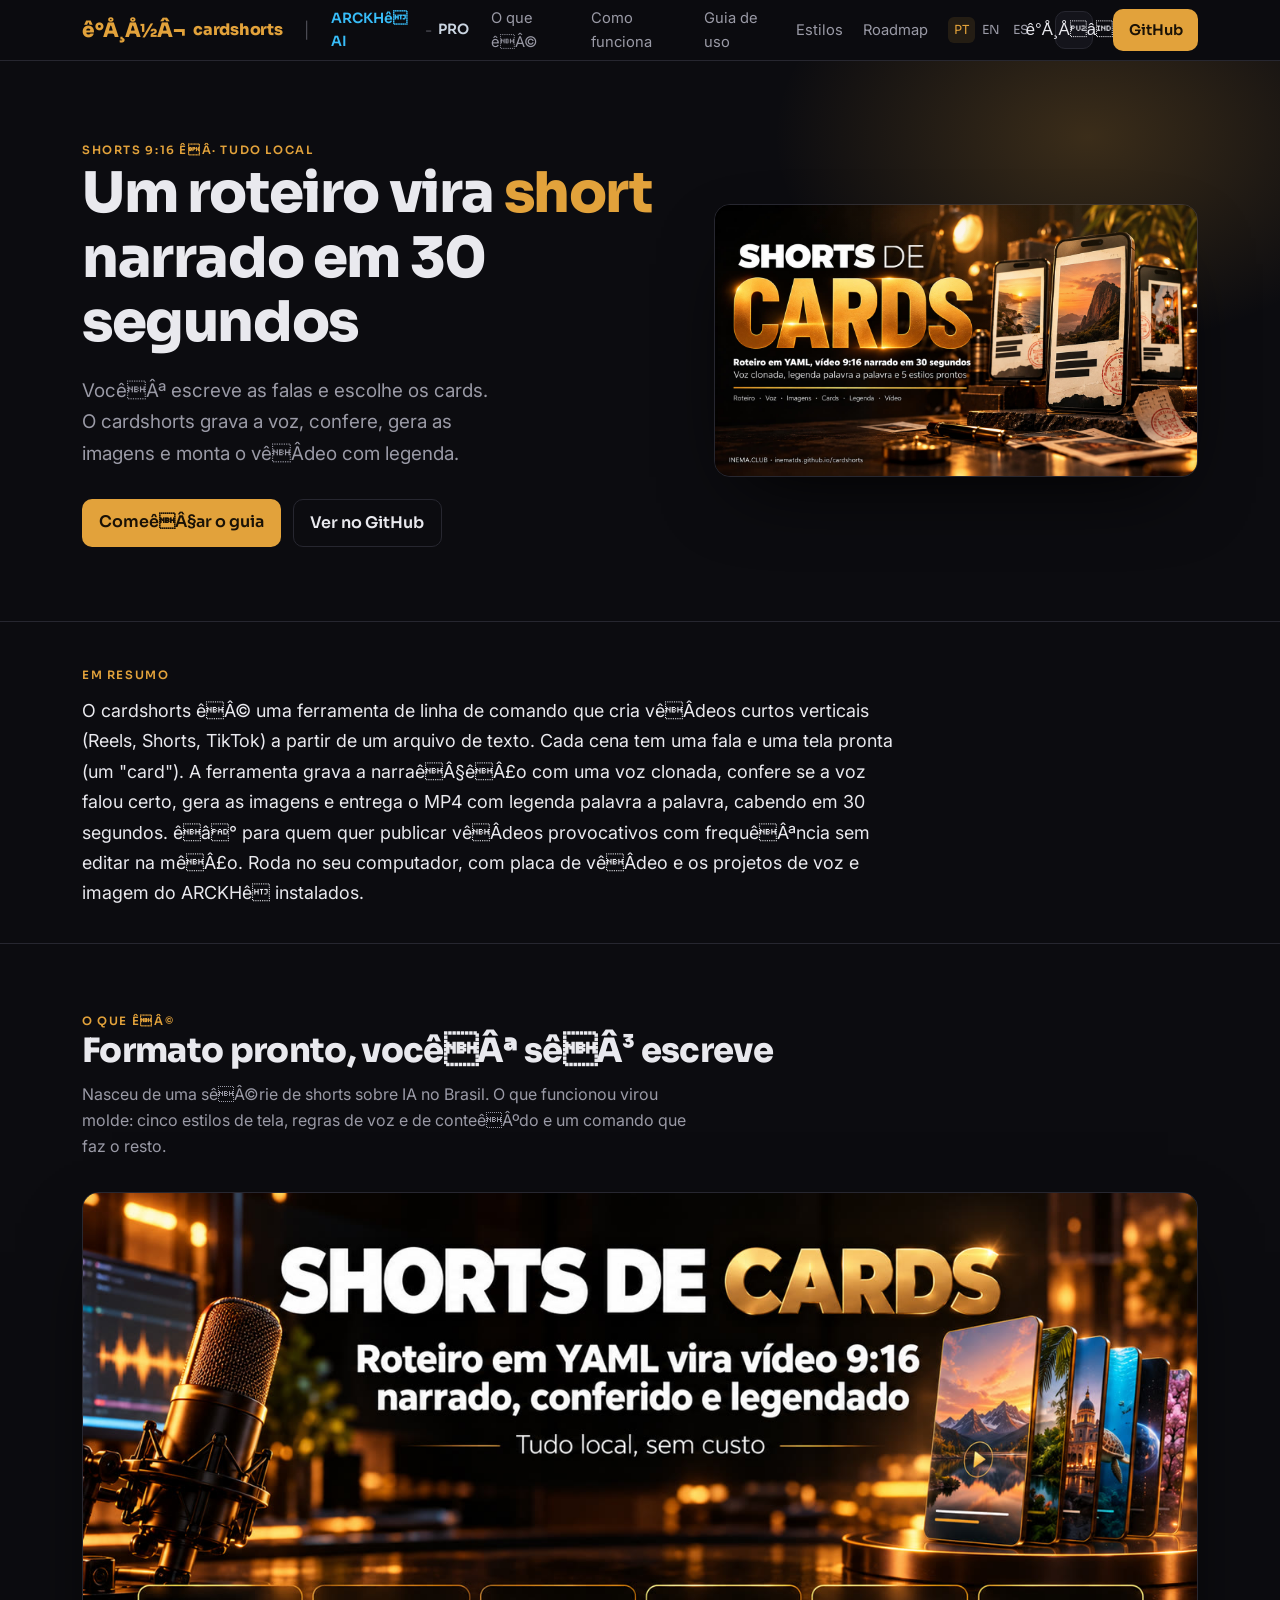
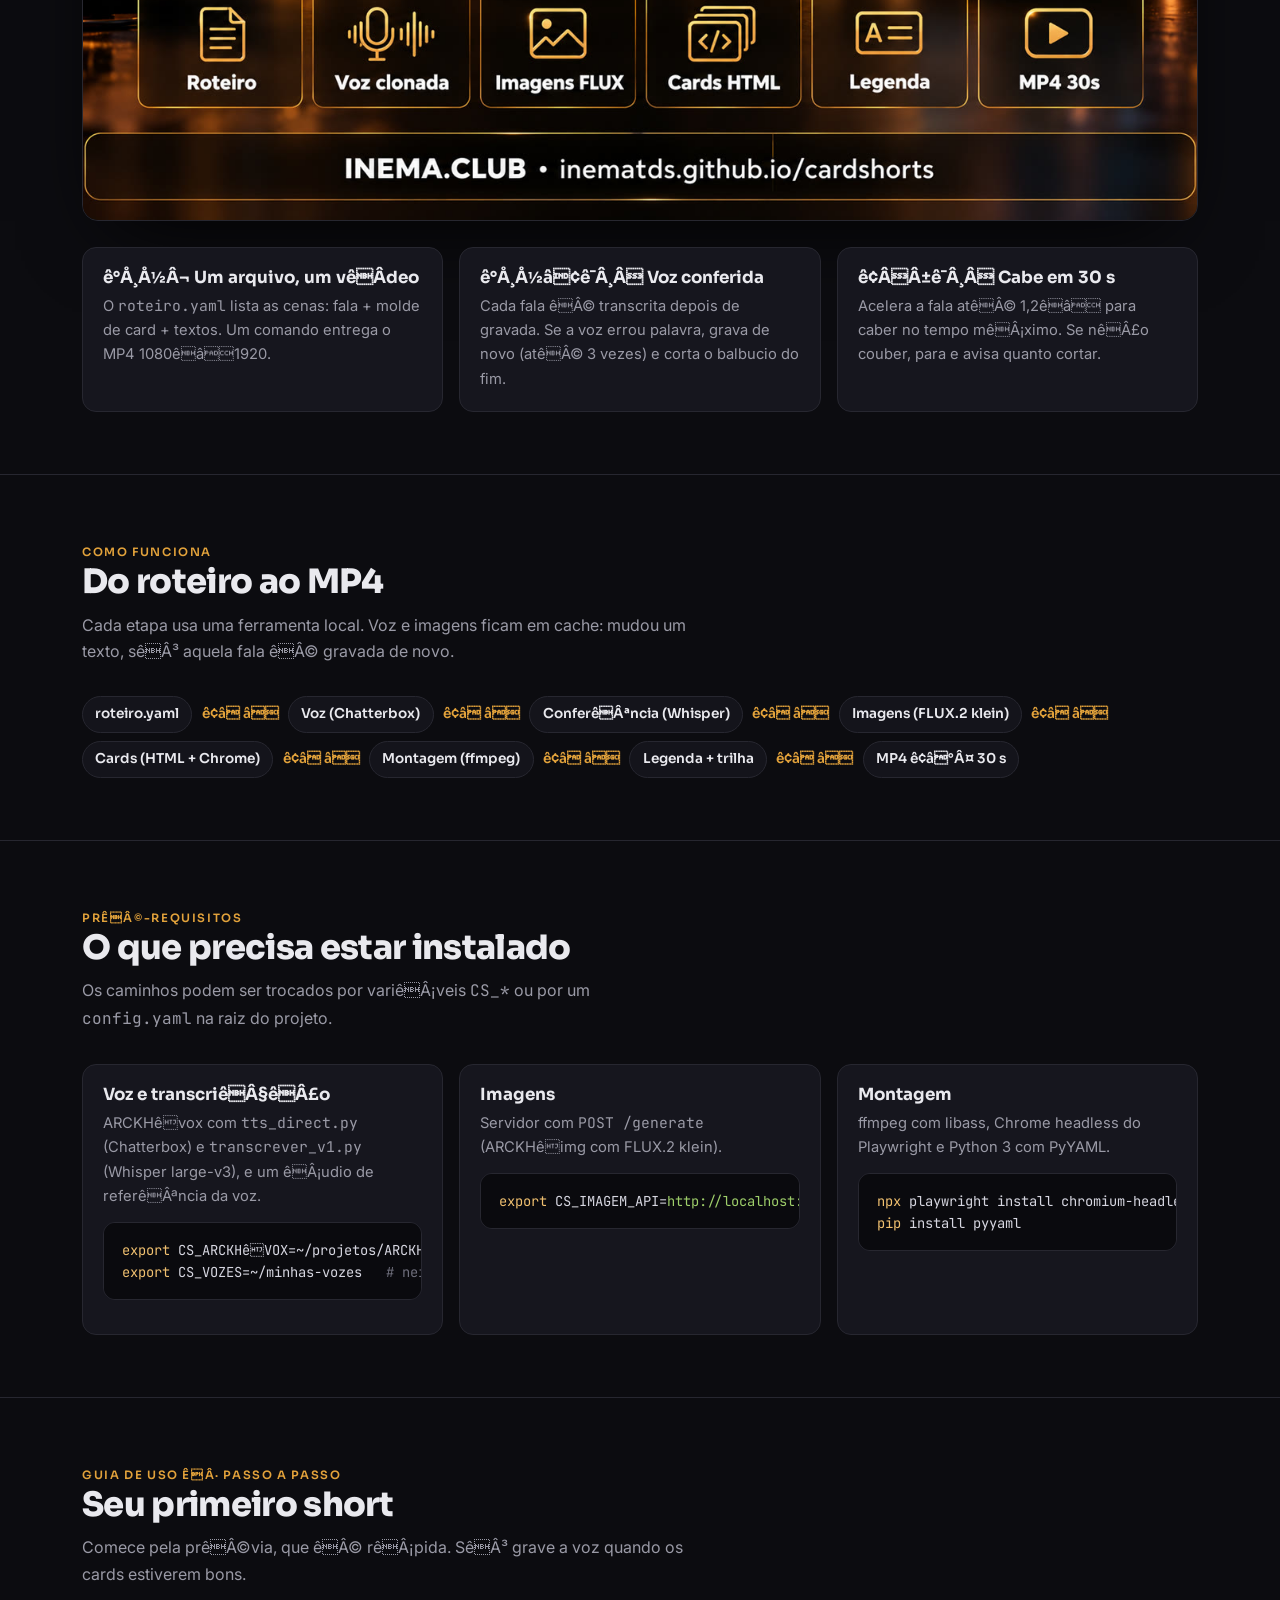
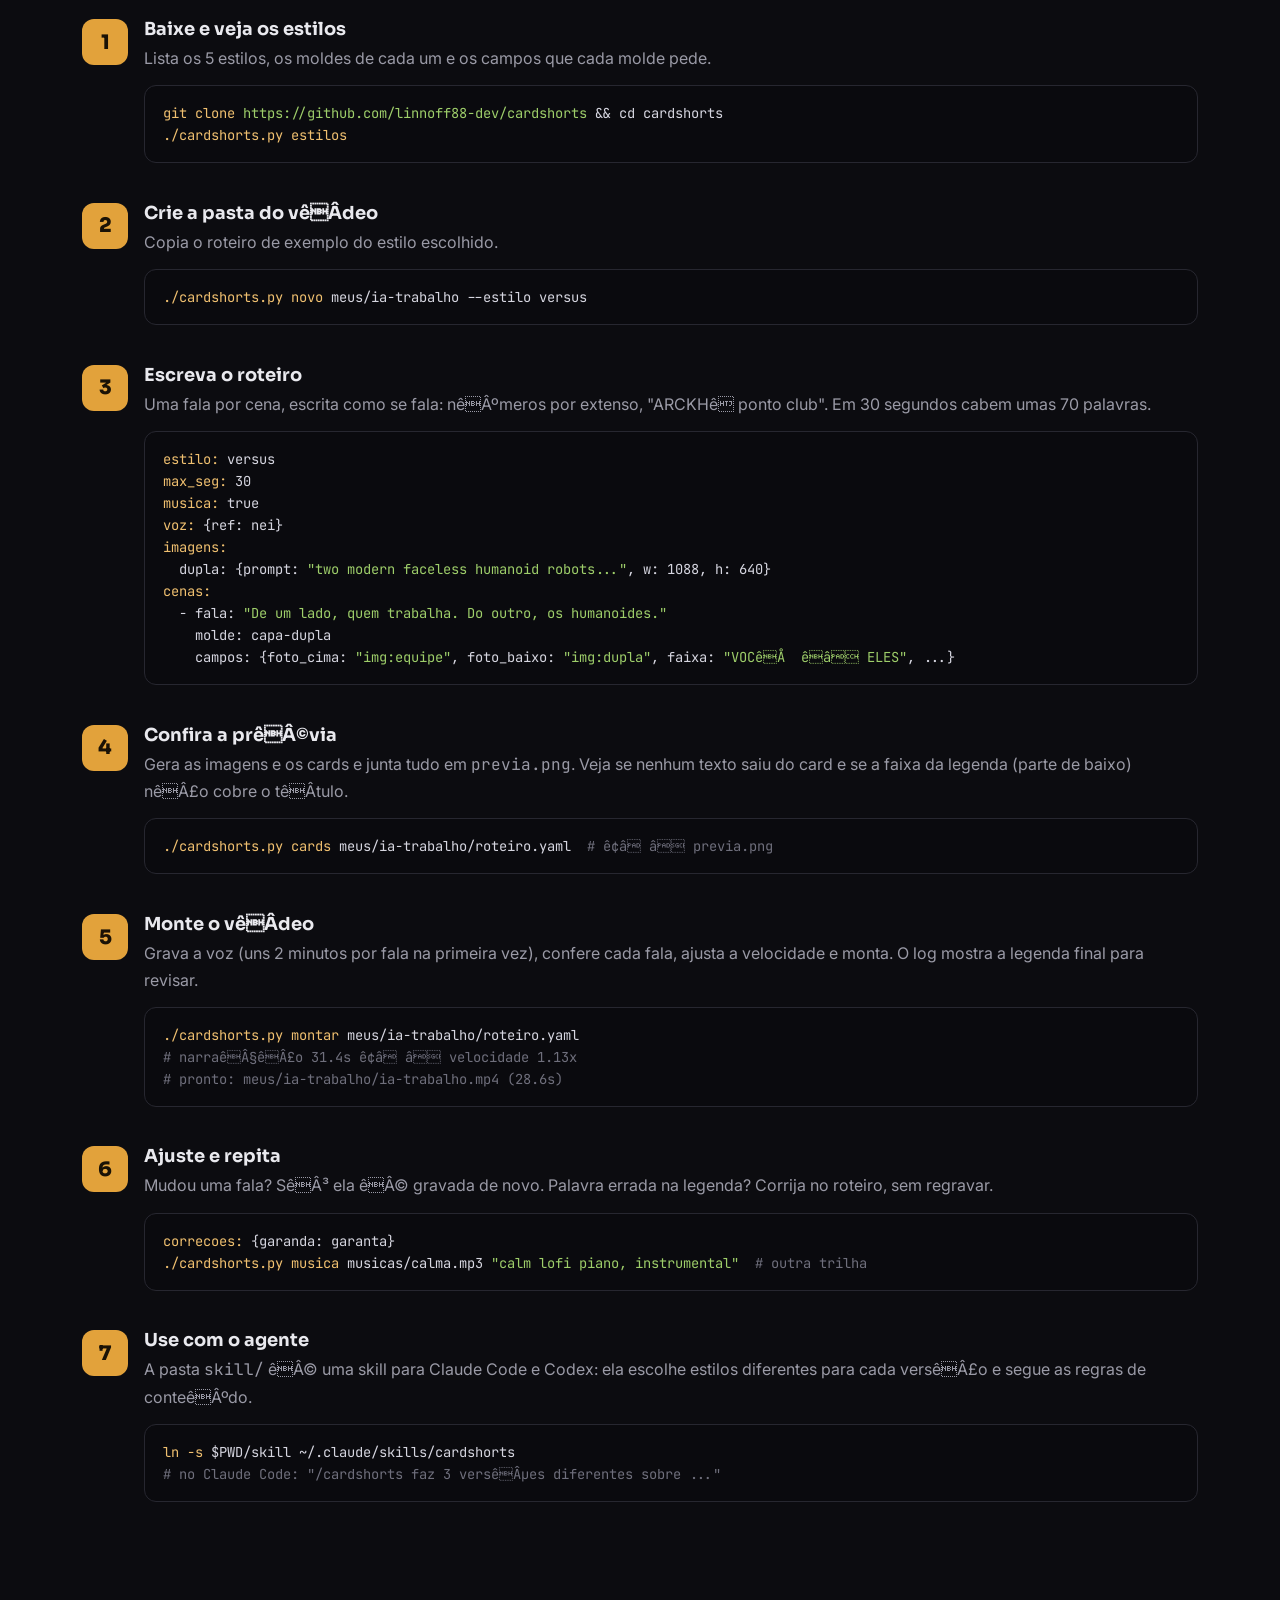
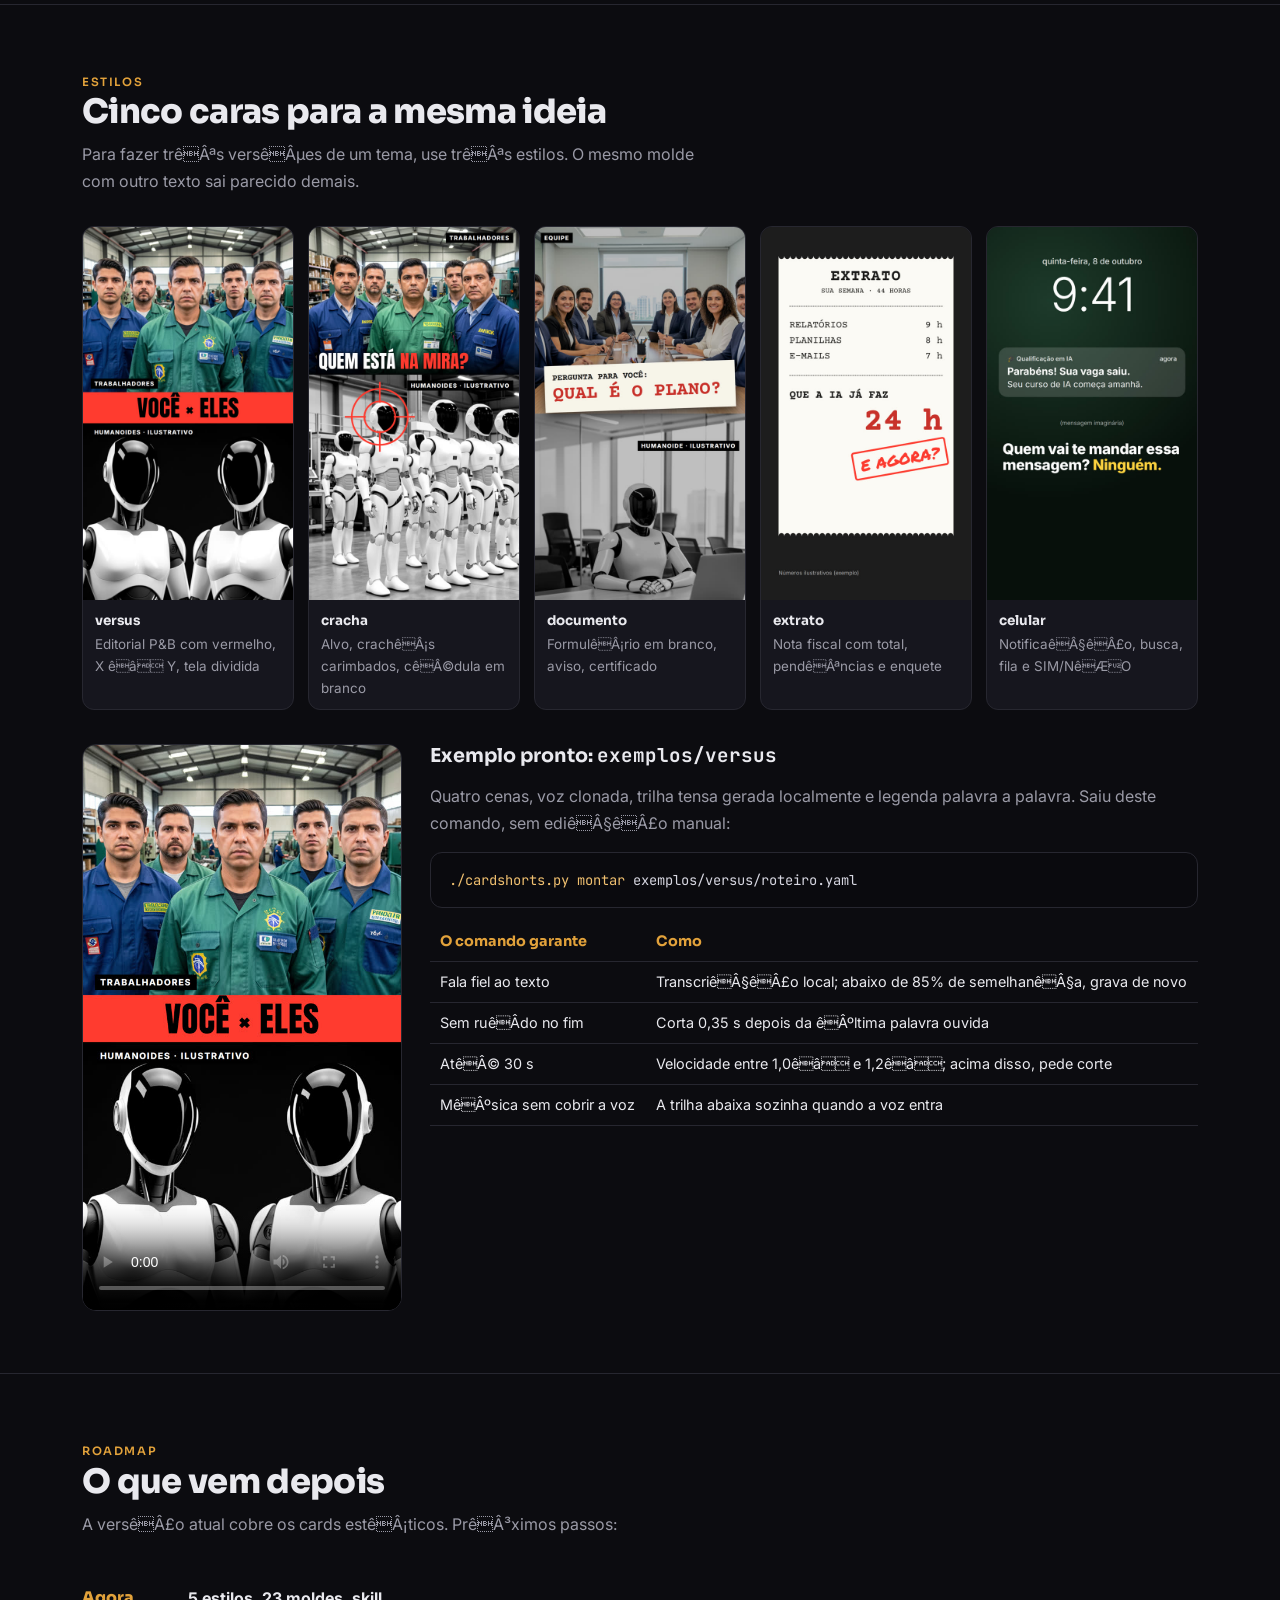
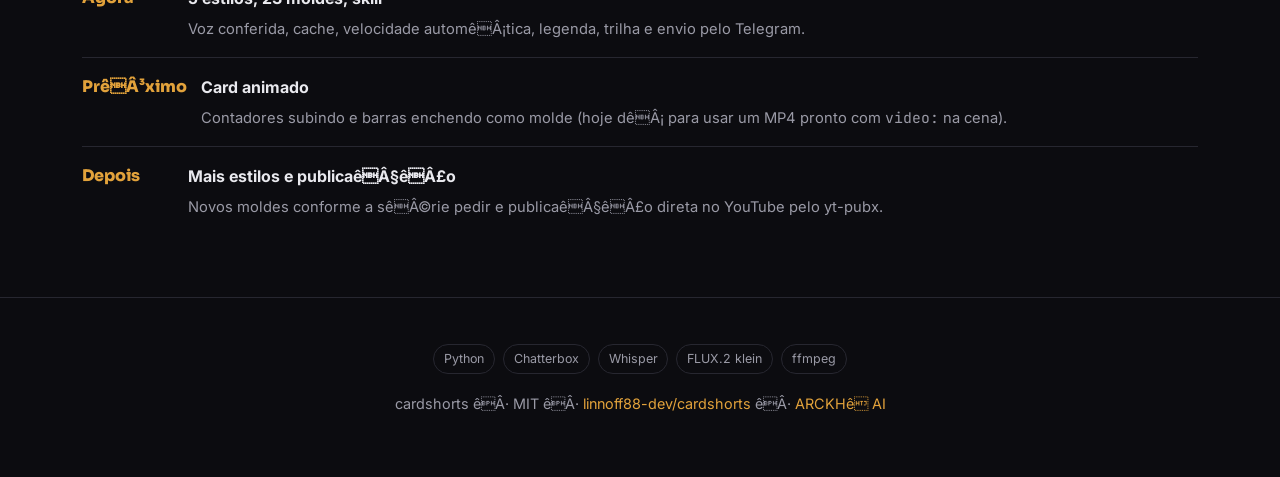
<file: guia/index.html>
<!DOCTYPE html>
<html lang="pt-BR">
<head>
<meta charset="utf-8">
<meta name="viewport" content="width=device-width, initial-scale=1">
<title>cardshorts ê¢â¬â shorts 9:16 narrados a partir de cards</title>
<meta name="description" content="Ferramenta local que transforma um roteiro YAML em short 9:16 narrado com voz clonada, legenda palavra a palavra e 5 estilos de cards prontos.">
<link rel="alternate" hreflang="pt-BR" href="https://linnoff88-dev.github.io/
<link rel="alternate" hreflang="en" href="https://linnoff88-dev.github.io/
<link rel="alternate" hreflang="es" href="https://linnoff88-dev.github.io/
<link rel="preconnect" href="https://fonts.googleapis.com">
<link rel="preconnect" href="https://fonts.gstatic.com" crossorigin>
<link href="https://fonts.googleapis.com/css2?family=Sora:wght@400;600;800&family=Inter:wght@400;500;600&family=JetBrains+Mono:wght@400;600&display=swap" rel="stylesheet">
<style>
  :root{
    --bg:#0c0c10; --bg2:#14141b; --card:#16161e; --line:#272730;
    --txt:#e9e9ee; --mut:#9a9aa6; --amb:#E2A23B; --amb2:#f0c070; --sky:#38bdf8; --pro:#cbd5e1;
    color-scheme:dark;
  }
  body.light{
    --bg:#f6f7f9; --bg2:#eceef2; --card:#ffffff; --line:#e1e3ea;
    --txt:#1a1a22; --mut:#5b5b68; --amb:#b9791d; --amb2:#a16207; --sky:#0369a1; --pro:#b45309;
    color-scheme:light;
  }
  body.light .hero .glow{opacity:.5}
  body.light pre{background:#0e0e14;color:#d6d6e0}
  body.light pre .c{color:#8a8a98}
  *{box-sizing:border-box}
  html{scroll-behavior:smooth}
  body{margin:0;background:var(--bg);color:var(--txt);font:16px/1.65 Inter,system-ui,sans-serif;-webkit-font-smoothing:antialiased}
  h1,h2,h3{font-family:Sora,sans-serif;line-height:1.15;margin:0}
  a{color:var(--amb);text-decoration:none}
  code,pre{font-family:"JetBrains Mono",monospace}
  .wrap{max-width:1160px;margin:0 auto;padding:0 22px}
  .mut{color:var(--mut)} .amb{color:var(--amb)}
  .chip{display:inline-block;font-size:.72rem;letter-spacing:.14em;text-transform:uppercase;color:var(--amb);font-weight:600;font-family:Sora}
  nav{position:sticky;top:0;z-index:30;backdrop-filter:blur(12px);background:rgba(12,12,16,.78);border-bottom:1px solid var(--line)}
  nav .wrap{display:flex;align-items:center;gap:22px;height:60px}
  nav .brand{display:flex;align-items:center;gap:8px;font-family:Sora;font-weight:800;letter-spacing:-.02em;color:var(--amb)}
  nav .brand .emoji{font-size:1.25rem}
  nav .sep{color:var(--mut);opacity:.45}
  nav .ARCKHê{color:var(--sky);font-weight:600;font-size:.88rem;font-family:Sora}
  nav .ARCKHê:hover{filter:brightness(1.15)}
  nav .pro{color:var(--pro);font-weight:600;font-size:.88rem;font-family:Sora}
  nav .pro:hover{filter:brightness(1.15)}
  nav .clubpro{display:inline-flex;align-items:center;gap:6px}
  nav .links{margin-left:auto;display:flex;align-items:center;gap:20px;font-size:.92rem}
  nav .links a.sec{color:var(--mut)} nav .links a.sec:hover{color:var(--txt)}
  .lang{display:inline-flex;gap:2px;font-family:Sora;font-size:.78rem}
  .lang a{color:var(--mut);padding:.2em .45em;border-radius:6px} .lang a.on{color:var(--amb);background:rgba(226,162,59,.12)}
  .tgl{background:var(--bg2);border:1px solid var(--line);color:var(--txt);width:38px;height:38px;border-radius:10px;cursor:pointer;display:inline-flex;align-items:center;justify-content:center;font-size:1.05rem}
  .tgl:hover{border-color:var(--amb)}
  .btn{display:inline-block;background:var(--amb);color:#1a1206;font-weight:600;padding:.6em 1.05em;border-radius:10px;font-family:Sora}
  .btn.ghost{background:transparent;color:var(--txt);border:1px solid var(--line)}
  @media(max-width:760px){nav .links a.sec{display:none}}
  @media(max-width:520px){nav .wrap{gap:8px;padding:8px 14px;height:auto;flex-wrap:wrap} nav .links{gap:8px;margin-left:0;width:100%;justify-content:space-between} nav .btn{padding:.45em .7em;font-size:.82rem} .tgl{width:34px;height:34px}}
  .hero{position:relative;overflow:hidden;border-bottom:1px solid var(--line)}
  .hero .glow{position:absolute;inset:-40% -20% auto auto;width:70%;height:600px;background:radial-gradient(closest-side,rgba(226,162,59,.22),transparent 70%);pointer-events:none}
  .hero .wrap{display:grid;grid-template-columns:1.1fr .9fr;gap:40px;align-items:center;padding:74px 22px}
  .hero h1{font-size:clamp(2.2rem,5vw,3.5rem);font-weight:800;letter-spacing:-.025em}
  .hero p.lead{font-size:1.18rem;color:var(--mut);margin:1.1em 0 1.6em;max-width:34ch}
  .hero .cta{display:flex;gap:12px;flex-wrap:wrap}
  .hero figure{margin:0;border-radius:16px;overflow:hidden;border:1px solid var(--line);box-shadow:0 30px 80px -30px #000}
  .hero figure img{width:100%;display:block}
  .resumo{padding:38px 0 34px;border-bottom:1px solid var(--line)}
  .resumo p{font-size:1.12rem;line-height:1.7;max-width:74ch;margin:.55em 0 0}
  @media(max-width:780px){.hero .wrap{grid-template-columns:1fr;padding:48px 22px}}
  section{padding:62px 0;border-bottom:1px solid var(--line)}
  section h2{font-size:clamp(1.5rem,3.4vw,2.1rem);font-weight:800;letter-spacing:-.02em}
  section .sub{color:var(--mut);margin:.6em 0 2em;max-width:62ch}
  .grid{display:grid;gap:16px}
  .g3{grid-template-columns:repeat(3,1fr)} .g4{grid-template-columns:repeat(4,1fr)} .g2{grid-template-columns:repeat(2,1fr)}
  @media(max-width:820px){.g3,.g4{grid-template-columns:1fr 1fr}}
  @media(max-width:540px){.g2,.g3,.g4{grid-template-columns:1fr}}
  .card{background:var(--card);border:1px solid var(--line);border-radius:14px;padding:20px}
  .card h3{font-size:1.05rem;margin-bottom:.4em}
  .card p{color:var(--mut);font-size:.92rem;margin:0}
  .num{display:inline-flex;width:30px;height:30px;align-items:center;justify-content:center;border-radius:8px;background:rgba(226,162,59,.14);color:var(--amb);font-family:Sora;font-weight:800;font-size:.9rem;margin-bottom:.7em}
  .flow{display:flex;flex-wrap:wrap;gap:8px;align-items:center;margin-top:10px}
  .flow span{background:var(--bg2);border:1px solid var(--line);border-radius:999px;padding:.45em .9em;font-size:.85rem;font-family:Sora;font-weight:600}
  .flow .arr{color:var(--amb);border:none;background:none;padding:0 .1em}
  pre{background:#0a0a0e;border:1px solid var(--line);border-radius:12px;padding:16px 18px;overflow:auto;font-size:.86rem;line-height:1.6;color:#d6d6e0}
  pre .c{color:#6f6f7c} pre .k{color:var(--amb2)} pre .s{color:#9ece6a}
  .step{display:grid;grid-template-columns:46px minmax(0,1fr);gap:16px;margin-bottom:26px}
  .step>div,.card{min-width:0}
  p code,li code,td code{overflow-wrap:anywhere}
  .step .b{width:46px;height:46px;border-radius:12px;background:var(--amb);color:#1a1206;font-family:Sora;font-weight:800;font-size:1.25rem;display:flex;align-items:center;justify-content:center}
  .step h3{font-size:1.12rem;margin-bottom:.3em}
  .step p{color:var(--mut);margin:.2em 0 .7em}
  .ex{display:grid;grid-template-columns:1fr 1fr;gap:18px}
  @media(max-width:680px){.ex{grid-template-columns:1fr}}
  .ex figure{margin:0;border-radius:14px;overflow:hidden;border:1px solid var(--line)}
  .ex figure img{width:100%;display:block}
  .ex figcaption{padding:12px 14px;font-size:.88rem;color:var(--mut);background:var(--card)}
  .phase{display:flex;gap:14px;padding:16px 0;border-bottom:1px solid var(--line)}
  .phase:last-child{border:none}
  .phase .tag{flex:0 0 92px;font-family:Sora;font-weight:800;color:var(--amb)}
  .phase .d strong{display:block;margin-bottom:.2em}
  .phase .d span{color:var(--mut);font-size:.92rem}
  footer{padding:46px 0;text-align:center;color:var(--mut);font-size:.9rem}
  .pill{display:inline-block;border:1px solid var(--line);border-radius:999px;padding:.3em .8em;font-size:.78rem;color:var(--mut);margin:0 4px}
  .estilos{display:grid;grid-template-columns:repeat(5,1fr);gap:14px}
  @media(max-width:900px){.estilos{grid-template-columns:repeat(2,1fr)}}
  .estilos figure{margin:0;border-radius:12px;overflow:hidden;border:1px solid var(--line);background:var(--card)}
  .estilos img{width:100%;display:block}
  .estilos figcaption{padding:10px 12px;font-size:.84rem;color:var(--mut)}
  .estilos figcaption b{color:var(--txt);font-family:Sora;display:block}
  .demo{display:grid;grid-template-columns:320px 1fr;gap:28px;align-items:start}
  @media(max-width:760px){.demo{grid-template-columns:1fr}}
  .demo>*{min-width:0}
  .demo video{width:100%;border-radius:14px;border:1px solid var(--line);background:#000}
  table{border-collapse:collapse;width:100%;font-size:.9rem}
  td,th{border-bottom:1px solid var(--line);padding:8px 10px;text-align:left;vertical-align:top}
  th{font-family:Sora;color:var(--amb)}
  .tbl{overflow-x:auto}
</style>
</head>
<body>

<nav><div class="wrap">
  <a class="brand" href="#top"><span class="emoji">ê°Å¸Å½Â¬</span> cardshorts</a>
  <span class="sep">|</span>
  <span class="clubpro">
    <a class="ARCKHê" href="https://ARCKHê AI" target="_blank" rel="noopener">ARCKHê AI</a>
    <span class="sep">-</span>
    <a class="pro" href="https://ARCKHê.pro" target="_blank" rel="noopener">PRO</a>
  </span>
  <div class="links">
    <a class="sec" href="#oque">O que êÂ©</a>
    <a class="sec" href="#fluxo">Como funciona</a>
    <a class="sec" href="#guia">Guia de uso</a>
    <a class="sec" href="#estilos">Estilos</a>
    <a class="sec" href="#roadmap">Roadmap</a>
    <span class="lang"><a class="on" href="./">PT</a><a href="en/">EN</a><a href="es/">ES</a></span>
    <button class="tgl" id="themeToggle" aria-label="Alternar tema" title="Alternar tema">ê°Å¸Åâ¢</button>
    <a class="btn" href="https://github.com/linnoff88-dev/cardshorts" target="_blank" rel="noopener">GitHub</a>
  </div>
</div></nav>

<header class="hero" id="top">
  <div class="glow"></div>
  <div class="wrap">
    <div>
      <span class="chip">Shorts 9:16 êÂ· tudo local</span>
      <h1>Um roteiro vira <span class="amb">short</span> narrado em 30 segundos</h1>
      <p class="lead">VocêÂª escreve as falas e escolhe os cards. O cardshorts grava a voz, confere, gera as imagens e monta o vêÂ­deo com legenda.</p>
      <div class="cta">
        <a class="btn" href="#guia">ComeêÂ§ar o guia</a>
        <a class="btn ghost" href="https://github.com/linnoff88-dev/cardshorts" target="_blank" rel="noopener">Ver no GitHub</a>
      </div>
    </div>
    <figure><img src="assets/banner.jpg" alt="Banner do cardshorts: roteiro em YAML vira vêÂ­deo 9:16 narrado"></figure>
  </div>
</header>

<section id="resumo" class="resumo"><div class="wrap">
  <span class="chip">Em resumo</span>
  <p>O cardshorts êÂ© uma ferramenta de linha de comando que cria vêÂ­deos curtos verticais (Reels, Shorts, TikTok) a partir de um arquivo de texto. Cada cena tem uma fala e uma tela pronta (um "card"). A ferramenta grava a narraêÂ§êÂ£o com uma voz clonada, confere se a voz falou certo, gera as imagens e entrega o MP4 com legenda palavra a palavra, cabendo em 30 segundos. êâ° para quem quer publicar vêÂ­deos provocativos com frequêÂªncia sem editar na mêÂ£o. Roda no seu computador, com placa de vêÂ­deo e os projetos de voz e imagem do ARCKHê instalados.</p>
</div></section>

<section id="oque"><div class="wrap">
  <span class="chip">O que êÂ©</span>
  <h2>Formato pronto, vocêÂª sêÂ³ escreve</h2>
  <p class="sub">Nasceu de uma sêÂ©rie de shorts sobre IA no Brasil. O que funcionou virou molde: cinco estilos de tela, regras de voz e de conteêÂºdo e um comando que faz o resto.</p>
  <figure style="margin:0 0 26px;border-radius:16px;overflow:hidden;border:1px solid var(--line);box-shadow:0 30px 80px -30px #000"><img src="assets/banner-grade.jpg" alt="Etapas do cardshorts: roteiro, voz, imagens, cards, legenda e vêÂ­deo" loading="lazy" style="width:100%;display:block"></figure>
  <div class="grid g3">
    <div class="card"><h3>ê°Å¸Å½Â¬ Um arquivo, um vêÂ­deo</h3><p>O <code>roteiro.yaml</code> lista as cenas: fala + molde de card + textos. Um comando entrega o MP4 1080êâ1920.</p></div>
    <div class="card"><h3>ê°Å¸Å½â¢ê¯Â¸Â Voz conferida</h3><p>Cada fala êÂ© transcrita depois de gravada. Se a voz errou palavra, grava de novo (atêÂ© 3 vezes) e corta o balbucio do fim.</p></div>
    <div class="card"><h3>ê¢ÂÂ±ê¯Â¸Â Cabe em 30 s</h3><p>Acelera a fala atêÂ© 1,2êâ para caber no tempo mêÂ¡ximo. Se nêÂ£o couber, para e avisa quanto cortar.</p></div>
  </div>
</div></section>

<section id="fluxo"><div class="wrap">
  <span class="chip">Como funciona</span>
  <h2>Do roteiro ao MP4</h2>
  <p class="sub">Cada etapa usa uma ferramenta local. Voz e imagens ficam em cache: mudou um texto, sêÂ³ aquela fala êÂ© gravada de novo.</p>
  <div class="flow">
    <span>roteiro.yaml</span><span class="arr">ê¢â â</span>
    <span>Voz (Chatterbox)</span><span class="arr">ê¢â â</span>
    <span>ConferêÂªncia (Whisper)</span><span class="arr">ê¢â â</span>
    <span>Imagens (FLUX.2 klein)</span><span class="arr">ê¢â â</span>
    <span>Cards (HTML + Chrome)</span><span class="arr">ê¢â â</span>
    <span>Montagem (ffmpeg)</span><span class="arr">ê¢â â</span>
    <span>Legenda + trilha</span><span class="arr">ê¢â â</span>
    <span>MP4 ê¢â°Â¤ 30 s</span>
  </div>
</div></section>

<section id="pre"><div class="wrap">
  <span class="chip">PrêÂ©-requisitos</span>
  <h2>O que precisa estar instalado</h2>
  <p class="sub">Os caminhos podem ser trocados por variêÂ¡veis <code>CS_*</code> ou por um <code>config.yaml</code> na raiz do projeto.</p>
  <div class="grid g3">
    <div class="card"><h3>Voz e transcriêÂ§êÂ£o</h3><p>ARCKHêvox com <code>tts_direct.py</code> (Chatterbox) e <code>transcrever_v1.py</code> (Whisper large-v3), e um êÂ¡udio de referêÂªncia da voz.</p><pre><span class="k">export</span> CS_ARCKHêVOX=~/projetos/ARCKHêvox
<span class="k">export</span> CS_VOZES=~/minhas-vozes   <span class="c"># nei.wav, etc.</span></pre></div>
    <div class="card"><h3>Imagens</h3><p>Servidor com <code>POST /generate</code> (ARCKHêimg com FLUX.2 klein).</p><pre><span class="k">export</span> CS_IMAGEM_API=<span class="s">http://localhost:8000/generate</span></pre></div>
    <div class="card"><h3>Montagem</h3><p>ffmpeg com libass, Chrome headless do Playwright e Python 3 com PyYAML.</p><pre><span class="k">npx</span> playwright install chromium-headless-shell
<span class="k">pip</span> install pyyaml</pre></div>
  </div>
</div></section>

<section id="guia"><div class="wrap">
  <span class="chip">Guia de uso êÂ· passo a passo</span>
  <h2>Seu primeiro short</h2>
  <p class="sub">Comece pela prêÂ©via, que êÂ© rêÂ¡pida. SêÂ³ grave a voz quando os cards estiverem bons.</p>

  <div class="step"><div class="b">1</div><div>
    <h3>Baixe e veja os estilos</h3>
    <p>Lista os 5 estilos, os moldes de cada um e os campos que cada molde pede.</p>
<pre><span class="k">git clone</span> <span class="s">https://github.com/linnoff88-dev/cardshorts</span> && cd cardshorts
<span class="k">./cardshorts.py estilos</span></pre>
  </div></div>

  <div class="step"><div class="b">2</div><div>
    <h3>Crie a pasta do vêÂ­deo</h3>
    <p>Copia o roteiro de exemplo do estilo escolhido.</p>
<pre><span class="k">./cardshorts.py novo</span> meus/ia-trabalho --estilo versus</pre>
  </div></div>

  <div class="step"><div class="b">3</div><div>
    <h3>Escreva o roteiro</h3>
    <p>Uma fala por cena, escrita como se fala: nêÂºmeros por extenso, "ARCKHê ponto club". Em 30 segundos cabem umas 70 palavras.</p>
<pre><span class="k">estilo:</span> versus
<span class="k">max_seg:</span> 30
<span class="k">musica:</span> true
<span class="k">voz:</span> {ref: nei}
<span class="k">imagens:</span>
  dupla: {prompt: <span class="s">"two modern faceless humanoid robots..."</span>, w: 1088, h: 640}
<span class="k">cenas:</span>
  - fala: <span class="s">"De um lado, quem trabalha. Do outro, os humanoides."</span>
    molde: capa-dupla
    campos: {foto_cima: <span class="s">"img:equipe"</span>, foto_baixo: <span class="s">"img:dupla"</span>, faixa: <span class="s">"VOCêÅ  êâ ELES"</span>, ...}</pre>
  </div></div>

  <div class="step"><div class="b">4</div><div>
    <h3>Confira a prêÂ©via</h3>
    <p>Gera as imagens e os cards e junta tudo em <code>previa.png</code>. Veja se nenhum texto saiu do card e se a faixa da legenda (parte de baixo) nêÂ£o cobre o têÂ­tulo.</p>
<pre><span class="k">./cardshorts.py cards</span> meus/ia-trabalho/roteiro.yaml  <span class="c"># ê¢â â previa.png</span></pre>
  </div></div>

  <div class="step"><div class="b">5</div><div>
    <h3>Monte o vêÂ­deo</h3>
    <p>Grava a voz (uns 2 minutos por fala na primeira vez), confere cada fala, ajusta a velocidade e monta. O log mostra a legenda final para revisar.</p>
<pre><span class="k">./cardshorts.py montar</span> meus/ia-trabalho/roteiro.yaml
<span class="c"># narraêÂ§êÂ£o 31.4s ê¢â â velocidade 1.13x</span>
<span class="c"># pronto: meus/ia-trabalho/ia-trabalho.mp4 (28.6s)</span></pre>
  </div></div>

  <div class="step"><div class="b">6</div><div>
    <h3>Ajuste e repita</h3>
    <p>Mudou uma fala? SêÂ³ ela êÂ© gravada de novo. Palavra errada na legenda? Corrija no roteiro, sem regravar.</p>
<pre><span class="k">correcoes:</span> {garanda: garanta}
<span class="k">./cardshorts.py musica</span> musicas/calma.mp3 <span class="s">"calm lofi piano, instrumental"</span>  <span class="c"># outra trilha</span></pre>
  </div></div>

  <div class="step"><div class="b">7</div><div>
    <h3>Use com o agente</h3>
    <p>A pasta <code>skill/</code> êÂ© uma skill para Claude Code e Codex: ela escolhe estilos diferentes para cada versêÂ£o e segue as regras de conteêÂºdo.</p>
<pre><span class="k">ln -s</span> $PWD/skill ~/.claude/skills/cardshorts
<span class="c"># no Claude Code: "/cardshorts faz 3 versêÂµes diferentes sobre ..."</span></pre>
  </div></div>
</div></section>

<section id="estilos"><div class="wrap">
  <span class="chip">Estilos</span>
  <h2>Cinco caras para a mesma ideia</h2>
  <p class="sub">Para fazer trêÂªs versêÂµes de um tema, use trêÂªs estilos. O mesmo molde com outro texto sai parecido demais.</p>
  <div class="estilos">
    <figure><img src="assets/estilo-versus.jpg" alt="Estilo versus" loading="lazy"><figcaption><b>versus</b>Editorial P&amp;B com vermelho, X êâ Y, tela dividida</figcaption></figure>
    <figure><img src="assets/estilo-cracha.jpg" alt="Estilo cracha" loading="lazy"><figcaption><b>cracha</b>Alvo, crachêÂ¡s carimbados, cêÂ©dula em branco</figcaption></figure>
    <figure><img src="assets/estilo-documento.jpg" alt="Estilo documento" loading="lazy"><figcaption><b>documento</b>FormulêÂ¡rio em branco, aviso, certificado</figcaption></figure>
    <figure><img src="assets/estilo-extrato.jpg" alt="Estilo extrato" loading="lazy"><figcaption><b>extrato</b>Nota fiscal com total, pendêÂªncias e enquete</figcaption></figure>
    <figure><img src="assets/estilo-celular.jpg" alt="Estilo celular" loading="lazy"><figcaption><b>celular</b>NotificaêÂ§êÂ£o, busca, fila e SIM/NêÆO</figcaption></figure>
  </div>
  <div class="demo" style="margin-top:34px">
    <video src="assets/demo-versus.mp4" controls playsinline preload="metadata" poster="assets/estilo-versus.jpg"></video>
    <div>
      <h3 style="font-size:1.2rem">Exemplo pronto: <code>exemplos/versus</code></h3>
      <p class="mut">Quatro cenas, voz clonada, trilha tensa gerada localmente e legenda palavra a palavra. Saiu deste comando, sem ediêÂ§êÂ£o manual:</p>
<pre><span class="k">./cardshorts.py montar</span> exemplos/versus/roteiro.yaml</pre>
      <div class="tbl"><table>
        <tr><th>O comando garante</th><th>Como</th></tr>
        <tr><td>Fala fiel ao texto</td><td>TranscriêÂ§êÂ£o local; abaixo de 85% de semelhanêÂ§a, grava de novo</td></tr>
        <tr><td>Sem ruêÂ­do no fim</td><td>Corta 0,35 s depois da êÂºltima palavra ouvida</td></tr>
        <tr><td>AtêÂ© 30 s</td><td>Velocidade entre 1,0êâ e 1,2êâ; acima disso, pede corte</td></tr>
        <tr><td>MêÂºsica sem cobrir a voz</td><td>A trilha abaixa sozinha quando a voz entra</td></tr>
      </table></div>
    </div>
  </div>
</div></section>

<section id="roadmap"><div class="wrap">
  <span class="chip">Roadmap</span>
  <h2>O que vem depois</h2>
  <p class="sub">A versêÂ£o atual cobre os cards estêÂ¡ticos. PrêÂ³ximos passos:</p>
  <div class="phase"><div class="tag">Agora</div><div class="d"><strong>5 estilos, 23 moldes, skill</strong><span>Voz conferida, cache, velocidade automêÂ¡tica, legenda, trilha e envio pelo Telegram.</span></div></div>
  <div class="phase"><div class="tag">PrêÂ³ximo</div><div class="d"><strong>Card animado</strong><span>Contadores subindo e barras enchendo como molde (hoje dêÂ¡ para usar um MP4 pronto com <code>video:</code> na cena).</span></div></div>
  <div class="phase"><div class="tag">Depois</div><div class="d"><strong>Mais estilos e publicaêÂ§êÂ£o</strong><span>Novos moldes conforme a sêÂ©rie pedir e publicaêÂ§êÂ£o direta no YouTube pelo yt-pubx.</span></div></div>
</div></section>

<footer>
  <div class="wrap">
    <div class="pill">Python</div><div class="pill">Chatterbox</div><div class="pill">Whisper</div><div class="pill">FLUX.2 klein</div><div class="pill">ffmpeg</div>
    <p style="margin-top:18px">cardshorts êÂ· MIT êÂ·
      <a href="https://github.com/linnoff88-dev/cardshorts">linnoff88-dev/cardshorts</a> êÂ·
      <a href="https://ARCKHê AI">ARCKHê AI</a></p>
  </div>
</footer>

<script>
  (function(){
    var KEY='cardshorts-theme'; // troque cardshorts pelo nome do projeto
    var b=document.body, t=document.getElementById('themeToggle');
    var s=null;try{s=localStorage.getItem(KEY)}catch(e){}
    if(s==='light'){ b.classList.add('light'); t.textContent='ê¢Ëâ¬ê¯Â¸Â'; }
    t.addEventListener('click',function(){
      var light=b.classList.toggle('light');
      t.textContent=light?'ê¢Ëâ¬ê¯Â¸Â':'ê°Å¸Åâ¢';
      try{localStorage.setItem(KEY, light?'light':'dark')}catch(e){}
    });
  })();
</script>
</body>
</html>
</file>
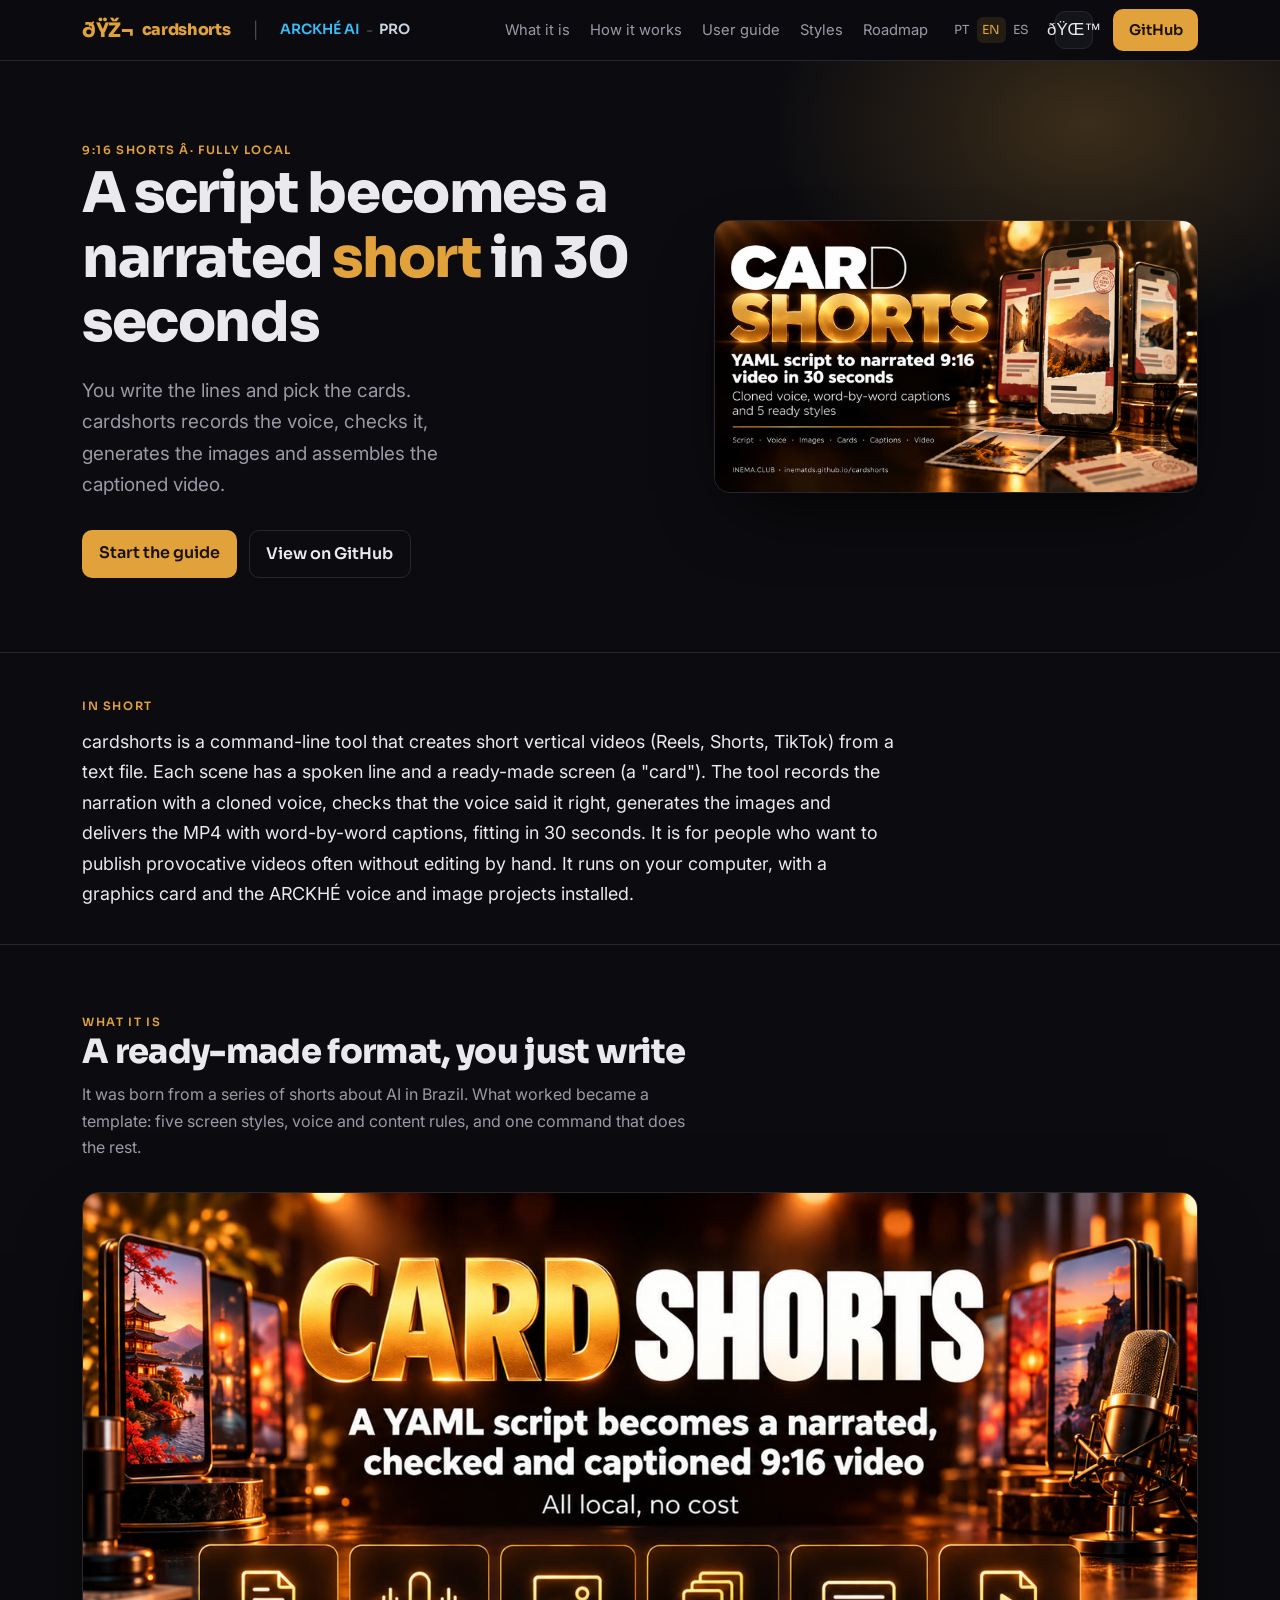
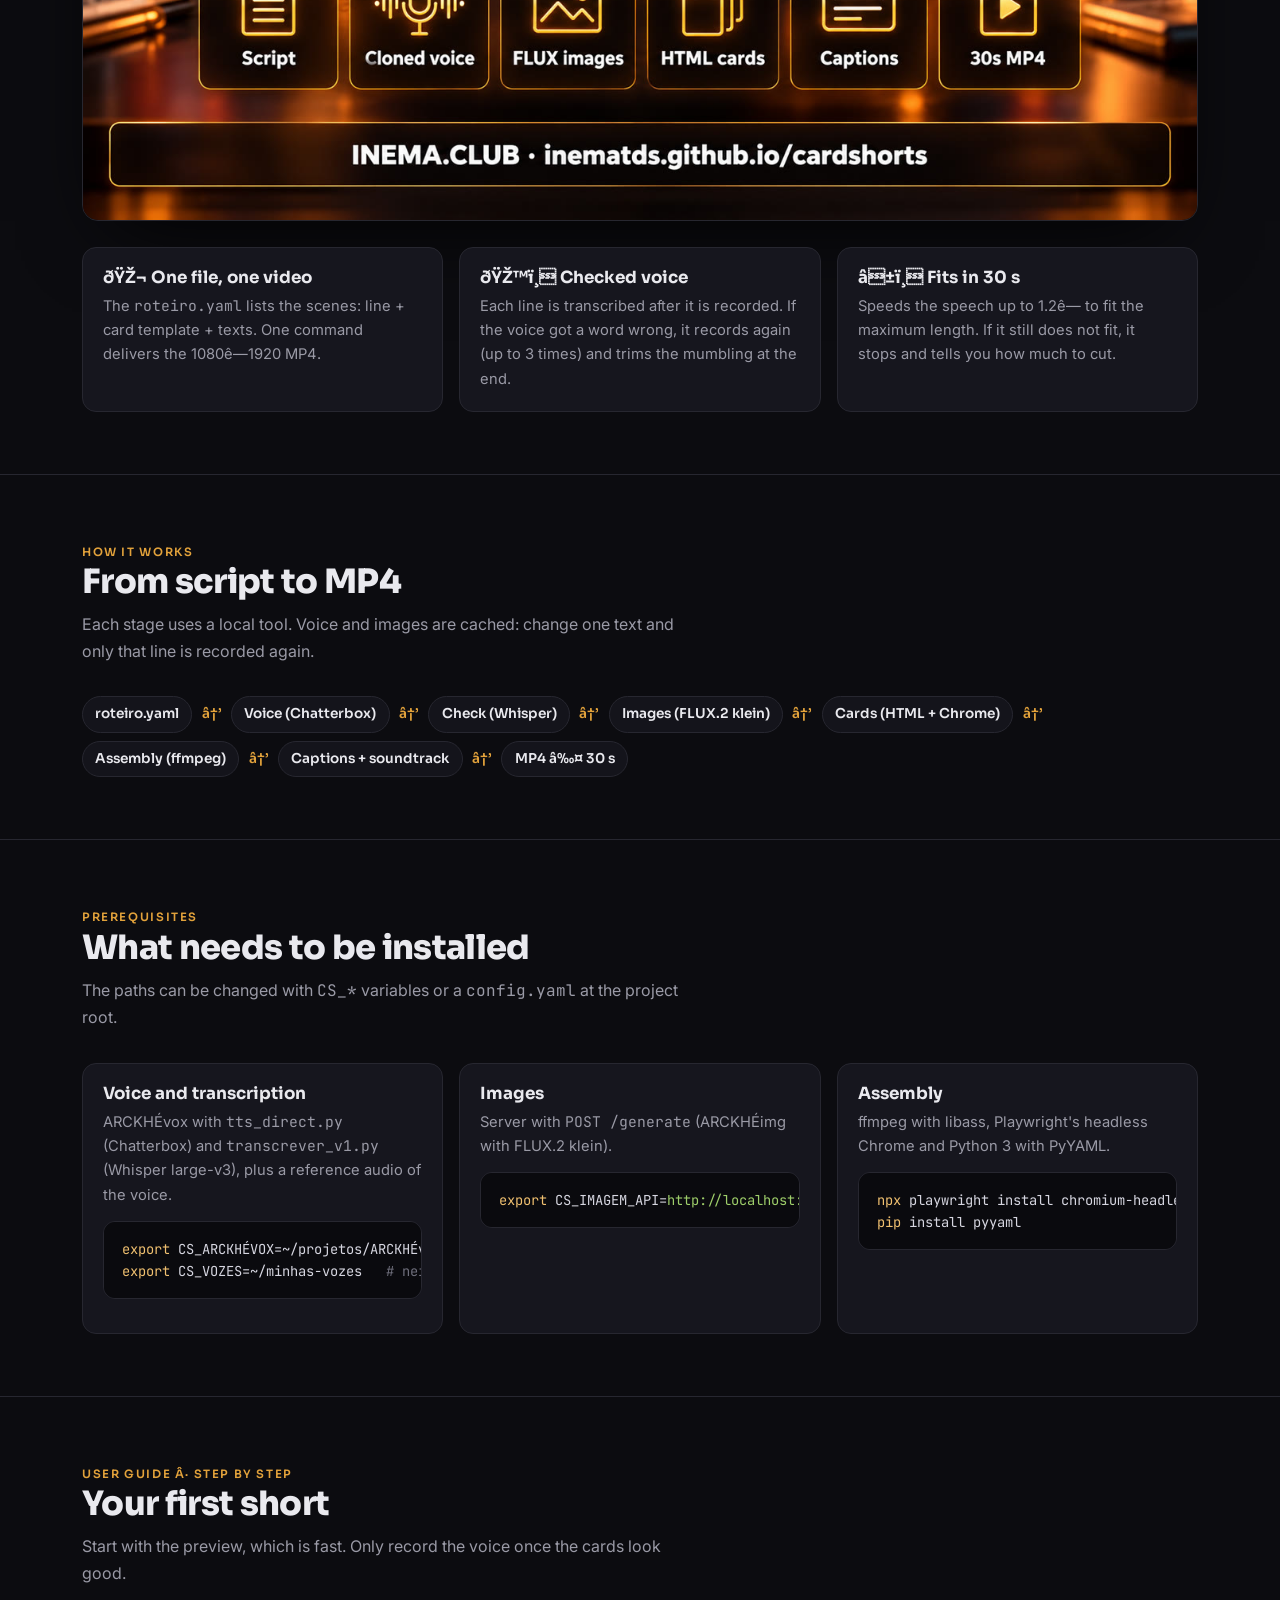
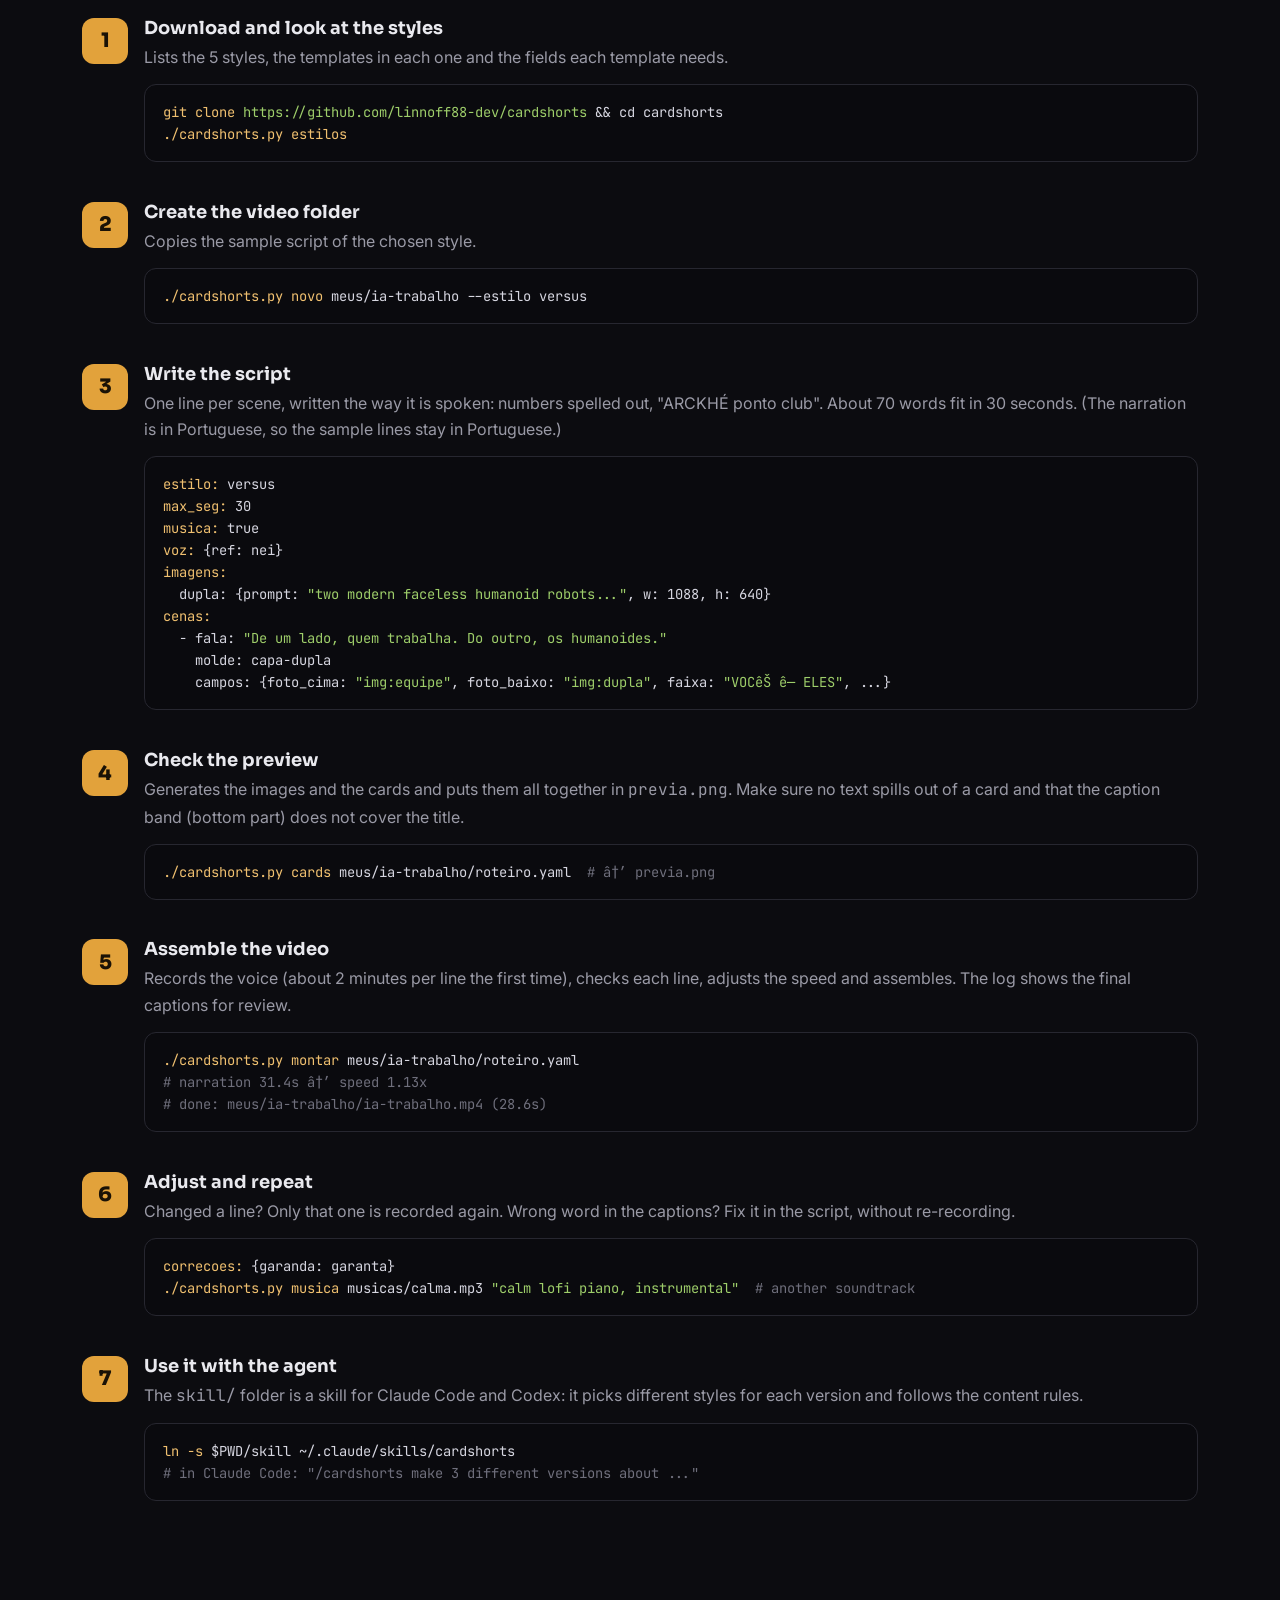
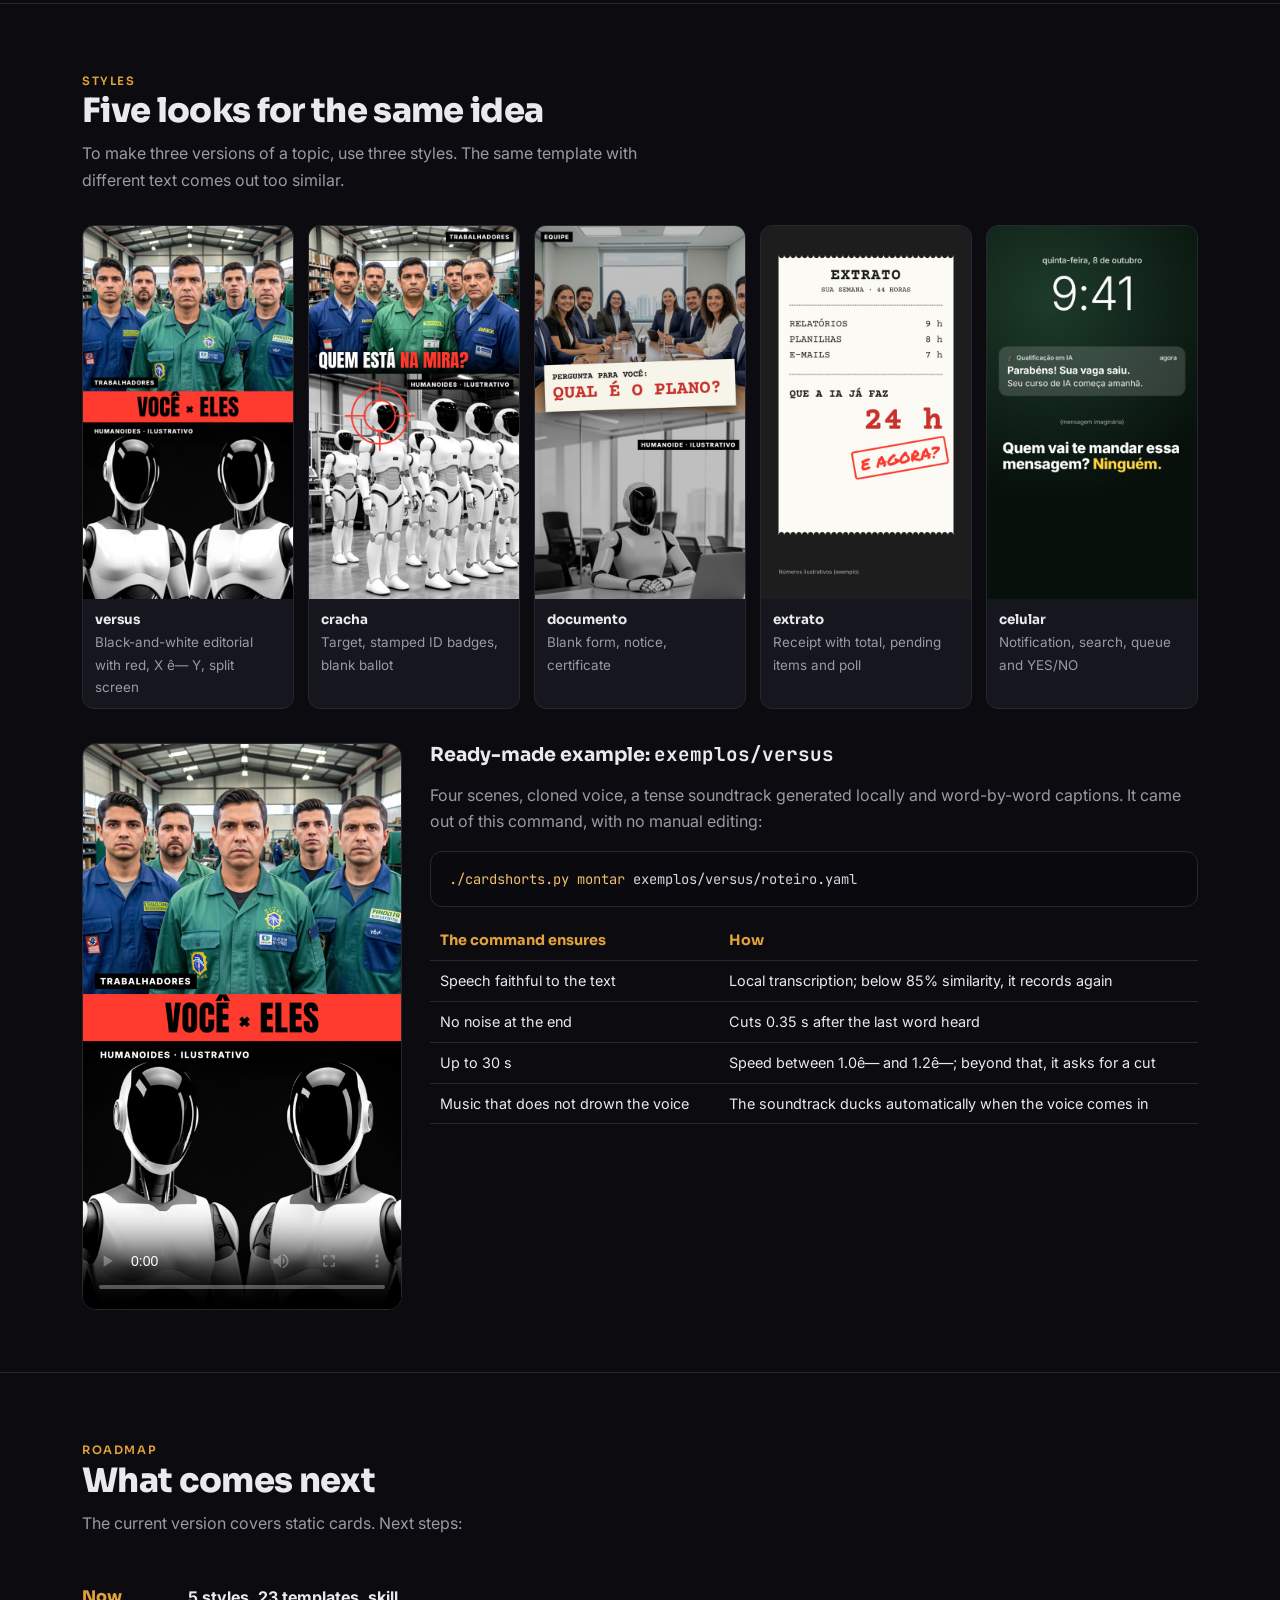
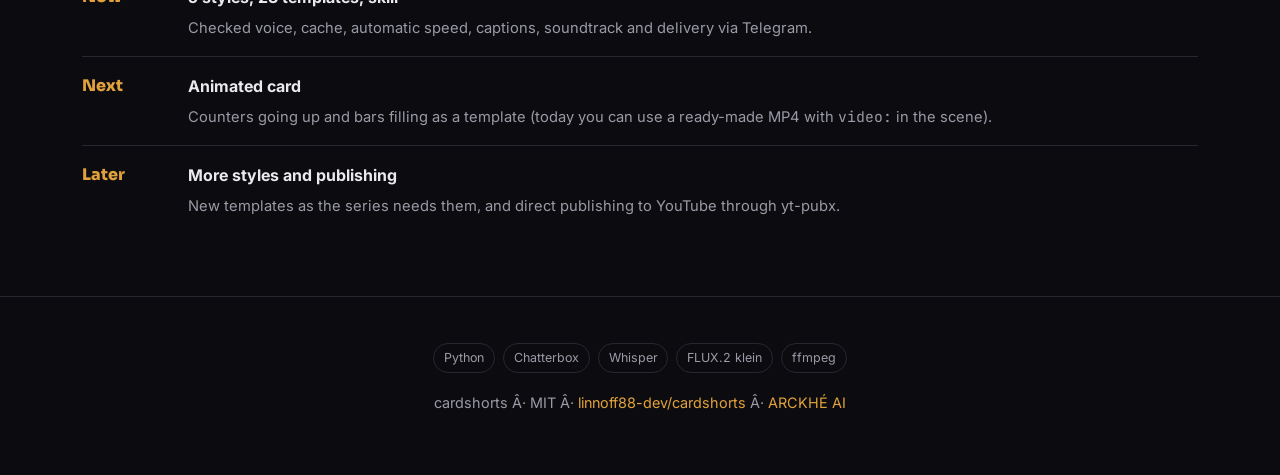
<file: guia/en/index.html>
<!DOCTYPE html>
<html lang="en">
<head>
<meta charset="utf-8">
<meta name="viewport" content="width=device-width, initial-scale=1">
<title>cardshorts â€” narrated 9:16 shorts from cards</title>
<meta name="description" content="Local tool that turns a YAML script into a narrated 9:16 short with a cloned voice, word-by-word captions and 5 ready-made card styles.">
<link rel="alternate" hreflang="pt-BR" href="https://linnoff88-dev.github.io/
<link rel="alternate" hreflang="en" href="https://linnoff88-dev.github.io/
<link rel="alternate" hreflang="es" href="https://linnoff88-dev.github.io/
<link rel="preconnect" href="https://fonts.googleapis.com">
<link rel="preconnect" href="https://fonts.gstatic.com" crossorigin>
<link href="https://fonts.googleapis.com/css2?family=Sora:wght@400;600;800&family=Inter:wght@400;500;600&family=JetBrains+Mono:wght@400;600&display=swap" rel="stylesheet">
<style>
  :root{
    --bg:#0c0c10; --bg2:#14141b; --card:#16161e; --line:#272730;
    --txt:#e9e9ee; --mut:#9a9aa6; --amb:#E2A23B; --amb2:#f0c070; --sky:#38bdf8; --pro:#cbd5e1;
    color-scheme:dark;
  }
  body.light{
    --bg:#f6f7f9; --bg2:#eceef2; --card:#ffffff; --line:#e1e3ea;
    --txt:#1a1a22; --mut:#5b5b68; --amb:#b9791d; --amb2:#a16207; --sky:#0369a1; --pro:#b45309;
    color-scheme:light;
  }
  body.light .hero .glow{opacity:.5}
  body.light pre{background:#0e0e14;color:#d6d6e0}
  body.light pre .c{color:#8a8a98}
  *{box-sizing:border-box}
  html{scroll-behavior:smooth}
  body{margin:0;background:var(--bg);color:var(--txt);font:16px/1.65 Inter,system-ui,sans-serif;-webkit-font-smoothing:antialiased}
  h1,h2,h3{font-family:Sora,sans-serif;line-height:1.15;margin:0}
  a{color:var(--amb);text-decoration:none}
  code,pre{font-family:"JetBrains Mono",monospace}
  .wrap{max-width:1160px;margin:0 auto;padding:0 22px}
  .mut{color:var(--mut)} .amb{color:var(--amb)}
  .chip{display:inline-block;font-size:.72rem;letter-spacing:.14em;text-transform:uppercase;color:var(--amb);font-weight:600;font-family:Sora}
  nav{position:sticky;top:0;z-index:30;backdrop-filter:blur(12px);background:rgba(12,12,16,.78);border-bottom:1px solid var(--line)}
  nav .wrap{display:flex;align-items:center;gap:22px;height:60px}
  nav .brand{display:flex;align-items:center;gap:8px;font-family:Sora;font-weight:800;letter-spacing:-.02em;color:var(--amb)}
  nav .brand .emoji{font-size:1.25rem}
  nav .sep{color:var(--mut);opacity:.45}
  nav .ARCKHÉ{color:var(--sky);font-weight:600;font-size:.88rem;font-family:Sora}
  nav .ARCKHÉ:hover{filter:brightness(1.15)}
  nav .pro{color:var(--pro);font-weight:600;font-size:.88rem;font-family:Sora}
  nav .pro:hover{filter:brightness(1.15)}
  nav .clubpro{display:inline-flex;align-items:center;gap:6px}
  nav .links{margin-left:auto;display:flex;align-items:center;gap:20px;font-size:.92rem}
  nav .links a.sec{color:var(--mut)} nav .links a.sec:hover{color:var(--txt)}
  .lang{display:inline-flex;gap:2px;font-family:Sora;font-size:.78rem}
  .lang a{color:var(--mut);padding:.2em .45em;border-radius:6px} .lang a.on{color:var(--amb);background:rgba(226,162,59,.12)}
  .tgl{background:var(--bg2);border:1px solid var(--line);color:var(--txt);width:38px;height:38px;border-radius:10px;cursor:pointer;display:inline-flex;align-items:center;justify-content:center;font-size:1.05rem}
  .tgl:hover{border-color:var(--amb)}
  .btn{display:inline-block;background:var(--amb);color:#1a1206;font-weight:600;padding:.6em 1.05em;border-radius:10px;font-family:Sora}
  .btn.ghost{background:transparent;color:var(--txt);border:1px solid var(--line)}
  @media(max-width:760px){nav .links a.sec{display:none}}
  @media(max-width:520px){nav .wrap{gap:8px;padding:8px 14px;height:auto;flex-wrap:wrap} nav .links{gap:8px;margin-left:0;width:100%;justify-content:space-between} nav .btn{padding:.45em .7em;font-size:.82rem} .tgl{width:34px;height:34px}}
  .hero{position:relative;overflow:hidden;border-bottom:1px solid var(--line)}
  .hero .glow{position:absolute;inset:-40% -20% auto auto;width:70%;height:600px;background:radial-gradient(closest-side,rgba(226,162,59,.22),transparent 70%);pointer-events:none}
  .hero .wrap{display:grid;grid-template-columns:1.1fr .9fr;gap:40px;align-items:center;padding:74px 22px}
  .hero h1{font-size:clamp(2.2rem,5vw,3.5rem);font-weight:800;letter-spacing:-.025em}
  .hero p.lead{font-size:1.18rem;color:var(--mut);margin:1.1em 0 1.6em;max-width:34ch}
  .hero .cta{display:flex;gap:12px;flex-wrap:wrap}
  .hero figure{margin:0;border-radius:16px;overflow:hidden;border:1px solid var(--line);box-shadow:0 30px 80px -30px #000}
  .hero figure img{width:100%;display:block}
  .resumo{padding:38px 0 34px;border-bottom:1px solid var(--line)}
  .resumo p{font-size:1.12rem;line-height:1.7;max-width:74ch;margin:.55em 0 0}
  @media(max-width:780px){.hero .wrap{grid-template-columns:1fr;padding:48px 22px}}
  section{padding:62px 0;border-bottom:1px solid var(--line)}
  section h2{font-size:clamp(1.5rem,3.4vw,2.1rem);font-weight:800;letter-spacing:-.02em}
  section .sub{color:var(--mut);margin:.6em 0 2em;max-width:62ch}
  .grid{display:grid;gap:16px}
  .g3{grid-template-columns:repeat(3,1fr)} .g4{grid-template-columns:repeat(4,1fr)} .g2{grid-template-columns:repeat(2,1fr)}
  @media(max-width:820px){.g3,.g4{grid-template-columns:1fr 1fr}}
  @media(max-width:540px){.g2,.g3,.g4{grid-template-columns:1fr}}
  .card{background:var(--card);border:1px solid var(--line);border-radius:14px;padding:20px}
  .card h3{font-size:1.05rem;margin-bottom:.4em}
  .card p{color:var(--mut);font-size:.92rem;margin:0}
  .num{display:inline-flex;width:30px;height:30px;align-items:center;justify-content:center;border-radius:8px;background:rgba(226,162,59,.14);color:var(--amb);font-family:Sora;font-weight:800;font-size:.9rem;margin-bottom:.7em}
  .flow{display:flex;flex-wrap:wrap;gap:8px;align-items:center;margin-top:10px}
  .flow span{background:var(--bg2);border:1px solid var(--line);border-radius:999px;padding:.45em .9em;font-size:.85rem;font-family:Sora;font-weight:600}
  .flow .arr{color:var(--amb);border:none;background:none;padding:0 .1em}
  pre{background:#0a0a0e;border:1px solid var(--line);border-radius:12px;padding:16px 18px;overflow:auto;font-size:.86rem;line-height:1.6;color:#d6d6e0}
  pre .c{color:#6f6f7c} pre .k{color:var(--amb2)} pre .s{color:#9ece6a}
  .step{display:grid;grid-template-columns:46px minmax(0,1fr);gap:16px;margin-bottom:26px}
  .step>div,.card{min-width:0}
  p code,li code,td code{overflow-wrap:anywhere}
  .step .b{width:46px;height:46px;border-radius:12px;background:var(--amb);color:#1a1206;font-family:Sora;font-weight:800;font-size:1.25rem;display:flex;align-items:center;justify-content:center}
  .step h3{font-size:1.12rem;margin-bottom:.3em}
  .step p{color:var(--mut);margin:.2em 0 .7em}
  .ex{display:grid;grid-template-columns:1fr 1fr;gap:18px}
  @media(max-width:680px){.ex{grid-template-columns:1fr}}
  .ex figure{margin:0;border-radius:14px;overflow:hidden;border:1px solid var(--line)}
  .ex figure img{width:100%;display:block}
  .ex figcaption{padding:12px 14px;font-size:.88rem;color:var(--mut);background:var(--card)}
  .phase{display:flex;gap:14px;padding:16px 0;border-bottom:1px solid var(--line)}
  .phase:last-child{border:none}
  .phase .tag{flex:0 0 92px;font-family:Sora;font-weight:800;color:var(--amb)}
  .phase .d strong{display:block;margin-bottom:.2em}
  .phase .d span{color:var(--mut);font-size:.92rem}
  footer{padding:46px 0;text-align:center;color:var(--mut);font-size:.9rem}
  .pill{display:inline-block;border:1px solid var(--line);border-radius:999px;padding:.3em .8em;font-size:.78rem;color:var(--mut);margin:0 4px}
  .estilos{display:grid;grid-template-columns:repeat(5,1fr);gap:14px}
  @media(max-width:900px){.estilos{grid-template-columns:repeat(2,1fr)}}
  .estilos figure{margin:0;border-radius:12px;overflow:hidden;border:1px solid var(--line);background:var(--card)}
  .estilos img{width:100%;display:block}
  .estilos figcaption{padding:10px 12px;font-size:.84rem;color:var(--mut)}
  .estilos figcaption b{color:var(--txt);font-family:Sora;display:block}
  .demo{display:grid;grid-template-columns:320px 1fr;gap:28px;align-items:start}
  @media(max-width:760px){.demo{grid-template-columns:1fr}}
  .demo>*{min-width:0}
  .demo video{width:100%;border-radius:14px;border:1px solid var(--line);background:#000}
  table{border-collapse:collapse;width:100%;font-size:.9rem}
  td,th{border-bottom:1px solid var(--line);padding:8px 10px;text-align:left;vertical-align:top}
  th{font-family:Sora;color:var(--amb)}
  .tbl{overflow-x:auto}
</style>
</head>
<body>

<nav><div class="wrap">
  <a class="brand" href="#top"><span class="emoji">ðŸŽ¬</span> cardshorts</a>
  <span class="sep">|</span>
  <span class="clubpro">
    <a class="ARCKHÉ" href="https://ARCKHÉ AI" target="_blank" rel="noopener">ARCKHÉ AI</a>
    <span class="sep">-</span>
    <a class="pro" href="https://ARCKHÉ.pro" target="_blank" rel="noopener">PRO</a>
  </span>
  <div class="links">
    <a class="sec" href="#oque">What it is</a>
    <a class="sec" href="#fluxo">How it works</a>
    <a class="sec" href="#guia">User guide</a>
    <a class="sec" href="#estilos">Styles</a>
    <a class="sec" href="#roadmap">Roadmap</a>
    <span class="lang"><a href="../">PT</a><a class="on" href="./">EN</a><a href="../es/">ES</a></span>
    <button class="tgl" id="themeToggle" aria-label="Toggle theme" title="Toggle theme">ðŸŒ™</button>
    <a class="btn" href="https://github.com/linnoff88-dev/cardshorts" target="_blank" rel="noopener">GitHub</a>
  </div>
</div></nav>

<header class="hero" id="top">
  <div class="glow"></div>
  <div class="wrap">
    <div>
      <span class="chip">9:16 Shorts Â· fully local</span>
      <h1>A script becomes a narrated <span class="amb">short</span> in 30 seconds</h1>
      <p class="lead">You write the lines and pick the cards. cardshorts records the voice, checks it, generates the images and assembles the captioned video.</p>
      <div class="cta">
        <a class="btn" href="#guia">Start the guide</a>
        <a class="btn ghost" href="https://github.com/linnoff88-dev/cardshorts" target="_blank" rel="noopener">View on GitHub</a>
      </div>
    </div>
    <figure><img src="../assets/banner-en.jpg" alt="cardshorts banner: a YAML script becomes a narrated 9:16 video"></figure>
  </div>
</header>

<section id="resumo" class="resumo"><div class="wrap">
  <span class="chip">In short</span>
  <p>cardshorts is a command-line tool that creates short vertical videos (Reels, Shorts, TikTok) from a text file. Each scene has a spoken line and a ready-made screen (a "card"). The tool records the narration with a cloned voice, checks that the voice said it right, generates the images and delivers the MP4 with word-by-word captions, fitting in 30 seconds. It is for people who want to publish provocative videos often without editing by hand. It runs on your computer, with a graphics card and the ARCKHÉ voice and image projects installed.</p>
</div></section>

<section id="oque"><div class="wrap">
  <span class="chip">What it is</span>
  <h2>A ready-made format, you just write</h2>
  <p class="sub">It was born from a series of shorts about AI in Brazil. What worked became a template: five screen styles, voice and content rules, and one command that does the rest.</p>
  <figure style="margin:0 0 26px;border-radius:16px;overflow:hidden;border:1px solid var(--line);box-shadow:0 30px 80px -30px #000"><img src="../assets/banner-grade-en.jpg" alt="cardshorts stages: script, voice, images, cards, captions and video" loading="lazy" style="width:100%;display:block"></figure>
  <div class="grid g3">
    <div class="card"><h3>ðŸŽ¬ One file, one video</h3><p>The <code>roteiro.yaml</code> lists the scenes: line + card template + texts. One command delivers the 1080ê—1920 MP4.</p></div>
    <div class="card"><h3>ðŸŽ™ï¸ Checked voice</h3><p>Each line is transcribed after it is recorded. If the voice got a word wrong, it records again (up to 3 times) and trims the mumbling at the end.</p></div>
    <div class="card"><h3>â±ï¸ Fits in 30 s</h3><p>Speeds the speech up to 1.2ê— to fit the maximum length. If it still does not fit, it stops and tells you how much to cut.</p></div>
  </div>
</div></section>

<section id="fluxo"><div class="wrap">
  <span class="chip">How it works</span>
  <h2>From script to MP4</h2>
  <p class="sub">Each stage uses a local tool. Voice and images are cached: change one text and only that line is recorded again.</p>
  <div class="flow">
    <span>roteiro.yaml</span><span class="arr">â†’</span>
    <span>Voice (Chatterbox)</span><span class="arr">â†’</span>
    <span>Check (Whisper)</span><span class="arr">â†’</span>
    <span>Images (FLUX.2 klein)</span><span class="arr">â†’</span>
    <span>Cards (HTML + Chrome)</span><span class="arr">â†’</span>
    <span>Assembly (ffmpeg)</span><span class="arr">â†’</span>
    <span>Captions + soundtrack</span><span class="arr">â†’</span>
    <span>MP4 â‰¤ 30 s</span>
  </div>
</div></section>

<section id="pre"><div class="wrap">
  <span class="chip">Prerequisites</span>
  <h2>What needs to be installed</h2>
  <p class="sub">The paths can be changed with <code>CS_*</code> variables or a <code>config.yaml</code> at the project root.</p>
  <div class="grid g3">
    <div class="card"><h3>Voice and transcription</h3><p>ARCKHÉvox with <code>tts_direct.py</code> (Chatterbox) and <code>transcrever_v1.py</code> (Whisper large-v3), plus a reference audio of the voice.</p><pre><span class="k">export</span> CS_ARCKHÉVOX=~/projetos/ARCKHÉvox
<span class="k">export</span> CS_VOZES=~/minhas-vozes   <span class="c"># nei.wav, etc.</span></pre></div>
    <div class="card"><h3>Images</h3><p>Server with <code>POST /generate</code> (ARCKHÉimg with FLUX.2 klein).</p><pre><span class="k">export</span> CS_IMAGEM_API=<span class="s">http://localhost:8000/generate</span></pre></div>
    <div class="card"><h3>Assembly</h3><p>ffmpeg with libass, Playwright's headless Chrome and Python 3 with PyYAML.</p><pre><span class="k">npx</span> playwright install chromium-headless-shell
<span class="k">pip</span> install pyyaml</pre></div>
  </div>
</div></section>

<section id="guia"><div class="wrap">
  <span class="chip">User guide Â· step by step</span>
  <h2>Your first short</h2>
  <p class="sub">Start with the preview, which is fast. Only record the voice once the cards look good.</p>

  <div class="step"><div class="b">1</div><div>
    <h3>Download and look at the styles</h3>
    <p>Lists the 5 styles, the templates in each one and the fields each template needs.</p>
<pre><span class="k">git clone</span> <span class="s">https://github.com/linnoff88-dev/cardshorts</span> && cd cardshorts
<span class="k">./cardshorts.py estilos</span></pre>
  </div></div>

  <div class="step"><div class="b">2</div><div>
    <h3>Create the video folder</h3>
    <p>Copies the sample script of the chosen style.</p>
<pre><span class="k">./cardshorts.py novo</span> meus/ia-trabalho --estilo versus</pre>
  </div></div>

  <div class="step"><div class="b">3</div><div>
    <h3>Write the script</h3>
    <p>One line per scene, written the way it is spoken: numbers spelled out, "ARCKHÉ ponto club". About 70 words fit in 30 seconds. (The narration is in Portuguese, so the sample lines stay in Portuguese.)</p>
<pre><span class="k">estilo:</span> versus
<span class="k">max_seg:</span> 30
<span class="k">musica:</span> true
<span class="k">voz:</span> {ref: nei}
<span class="k">imagens:</span>
  dupla: {prompt: <span class="s">"two modern faceless humanoid robots..."</span>, w: 1088, h: 640}
<span class="k">cenas:</span>
  - fala: <span class="s">"De um lado, quem trabalha. Do outro, os humanoides."</span>
    molde: capa-dupla
    campos: {foto_cima: <span class="s">"img:equipe"</span>, foto_baixo: <span class="s">"img:dupla"</span>, faixa: <span class="s">"VOCêŠ ê— ELES"</span>, ...}</pre>
  </div></div>

  <div class="step"><div class="b">4</div><div>
    <h3>Check the preview</h3>
    <p>Generates the images and the cards and puts them all together in <code>previa.png</code>. Make sure no text spills out of a card and that the caption band (bottom part) does not cover the title.</p>
<pre><span class="k">./cardshorts.py cards</span> meus/ia-trabalho/roteiro.yaml  <span class="c"># â†’ previa.png</span></pre>
  </div></div>

  <div class="step"><div class="b">5</div><div>
    <h3>Assemble the video</h3>
    <p>Records the voice (about 2 minutes per line the first time), checks each line, adjusts the speed and assembles. The log shows the final captions for review.</p>
<pre><span class="k">./cardshorts.py montar</span> meus/ia-trabalho/roteiro.yaml
<span class="c"># narration 31.4s â†’ speed 1.13x</span>
<span class="c"># done: meus/ia-trabalho/ia-trabalho.mp4 (28.6s)</span></pre>
  </div></div>

  <div class="step"><div class="b">6</div><div>
    <h3>Adjust and repeat</h3>
    <p>Changed a line? Only that one is recorded again. Wrong word in the captions? Fix it in the script, without re-recording.</p>
<pre><span class="k">correcoes:</span> {garanda: garanta}
<span class="k">./cardshorts.py musica</span> musicas/calma.mp3 <span class="s">"calm lofi piano, instrumental"</span>  <span class="c"># another soundtrack</span></pre>
  </div></div>

  <div class="step"><div class="b">7</div><div>
    <h3>Use it with the agent</h3>
    <p>The <code>skill/</code> folder is a skill for Claude Code and Codex: it picks different styles for each version and follows the content rules.</p>
<pre><span class="k">ln -s</span> $PWD/skill ~/.claude/skills/cardshorts
<span class="c"># in Claude Code: "/cardshorts make 3 different versions about ..."</span></pre>
  </div></div>
</div></section>

<section id="estilos"><div class="wrap">
  <span class="chip">Styles</span>
  <h2>Five looks for the same idea</h2>
  <p class="sub">To make three versions of a topic, use three styles. The same template with different text comes out too similar.</p>
  <div class="estilos">
    <figure><img src="../assets/estilo-versus.jpg" alt="versus style" loading="lazy"><figcaption><b>versus</b>Black-and-white editorial with red, X ê— Y, split screen</figcaption></figure>
    <figure><img src="../assets/estilo-cracha.jpg" alt="cracha style" loading="lazy"><figcaption><b>cracha</b>Target, stamped ID badges, blank ballot</figcaption></figure>
    <figure><img src="../assets/estilo-documento.jpg" alt="documento style" loading="lazy"><figcaption><b>documento</b>Blank form, notice, certificate</figcaption></figure>
    <figure><img src="../assets/estilo-extrato.jpg" alt="extrato style" loading="lazy"><figcaption><b>extrato</b>Receipt with total, pending items and poll</figcaption></figure>
    <figure><img src="../assets/estilo-celular.jpg" alt="celular style" loading="lazy"><figcaption><b>celular</b>Notification, search, queue and YES/NO</figcaption></figure>
  </div>
  <div class="demo" style="margin-top:34px">
    <video src="../assets/demo-versus.mp4" controls playsinline preload="metadata" poster="../assets/estilo-versus.jpg"></video>
    <div>
      <h3 style="font-size:1.2rem">Ready-made example: <code>exemplos/versus</code></h3>
      <p class="mut">Four scenes, cloned voice, a tense soundtrack generated locally and word-by-word captions. It came out of this command, with no manual editing:</p>
<pre><span class="k">./cardshorts.py montar</span> exemplos/versus/roteiro.yaml</pre>
      <div class="tbl"><table>
        <tr><th>The command ensures</th><th>How</th></tr>
        <tr><td>Speech faithful to the text</td><td>Local transcription; below 85% similarity, it records again</td></tr>
        <tr><td>No noise at the end</td><td>Cuts 0.35 s after the last word heard</td></tr>
        <tr><td>Up to 30 s</td><td>Speed between 1.0ê— and 1.2ê—; beyond that, it asks for a cut</td></tr>
        <tr><td>Music that does not drown the voice</td><td>The soundtrack ducks automatically when the voice comes in</td></tr>
      </table></div>
    </div>
  </div>
</div></section>

<section id="roadmap"><div class="wrap">
  <span class="chip">Roadmap</span>
  <h2>What comes next</h2>
  <p class="sub">The current version covers static cards. Next steps:</p>
  <div class="phase"><div class="tag">Now</div><div class="d"><strong>5 styles, 23 templates, skill</strong><span>Checked voice, cache, automatic speed, captions, soundtrack and delivery via Telegram.</span></div></div>
  <div class="phase"><div class="tag">Next</div><div class="d"><strong>Animated card</strong><span>Counters going up and bars filling as a template (today you can use a ready-made MP4 with <code>video:</code> in the scene).</span></div></div>
  <div class="phase"><div class="tag">Later</div><div class="d"><strong>More styles and publishing</strong><span>New templates as the series needs them, and direct publishing to YouTube through yt-pubx.</span></div></div>
</div></section>

<footer>
  <div class="wrap">
    <div class="pill">Python</div><div class="pill">Chatterbox</div><div class="pill">Whisper</div><div class="pill">FLUX.2 klein</div><div class="pill">ffmpeg</div>
    <p style="margin-top:18px">cardshorts Â· MIT Â·
      <a href="https://github.com/linnoff88-dev/cardshorts">linnoff88-dev/cardshorts</a> Â·
      <a href="https://ARCKHÉ AI">ARCKHÉ AI</a></p>
  </div>
</footer>

<script>
  (function(){
    var KEY='cardshorts-theme'; // replace cardshorts with the project name
    var b=document.body, t=document.getElementById('themeToggle');
    var s=null;try{s=localStorage.getItem(KEY)}catch(e){}
    if(s==='light'){ b.classList.add('light'); t.textContent='â˜€ï¸'; }
    t.addEventListener('click',function(){
      var light=b.classList.toggle('light');
      t.textContent=light?'â˜€ï¸':'ðŸŒ™';
      try{localStorage.setItem(KEY, light?'light':'dark')}catch(e){}
    });
  })();
</script>
</body>
</html>
</file>
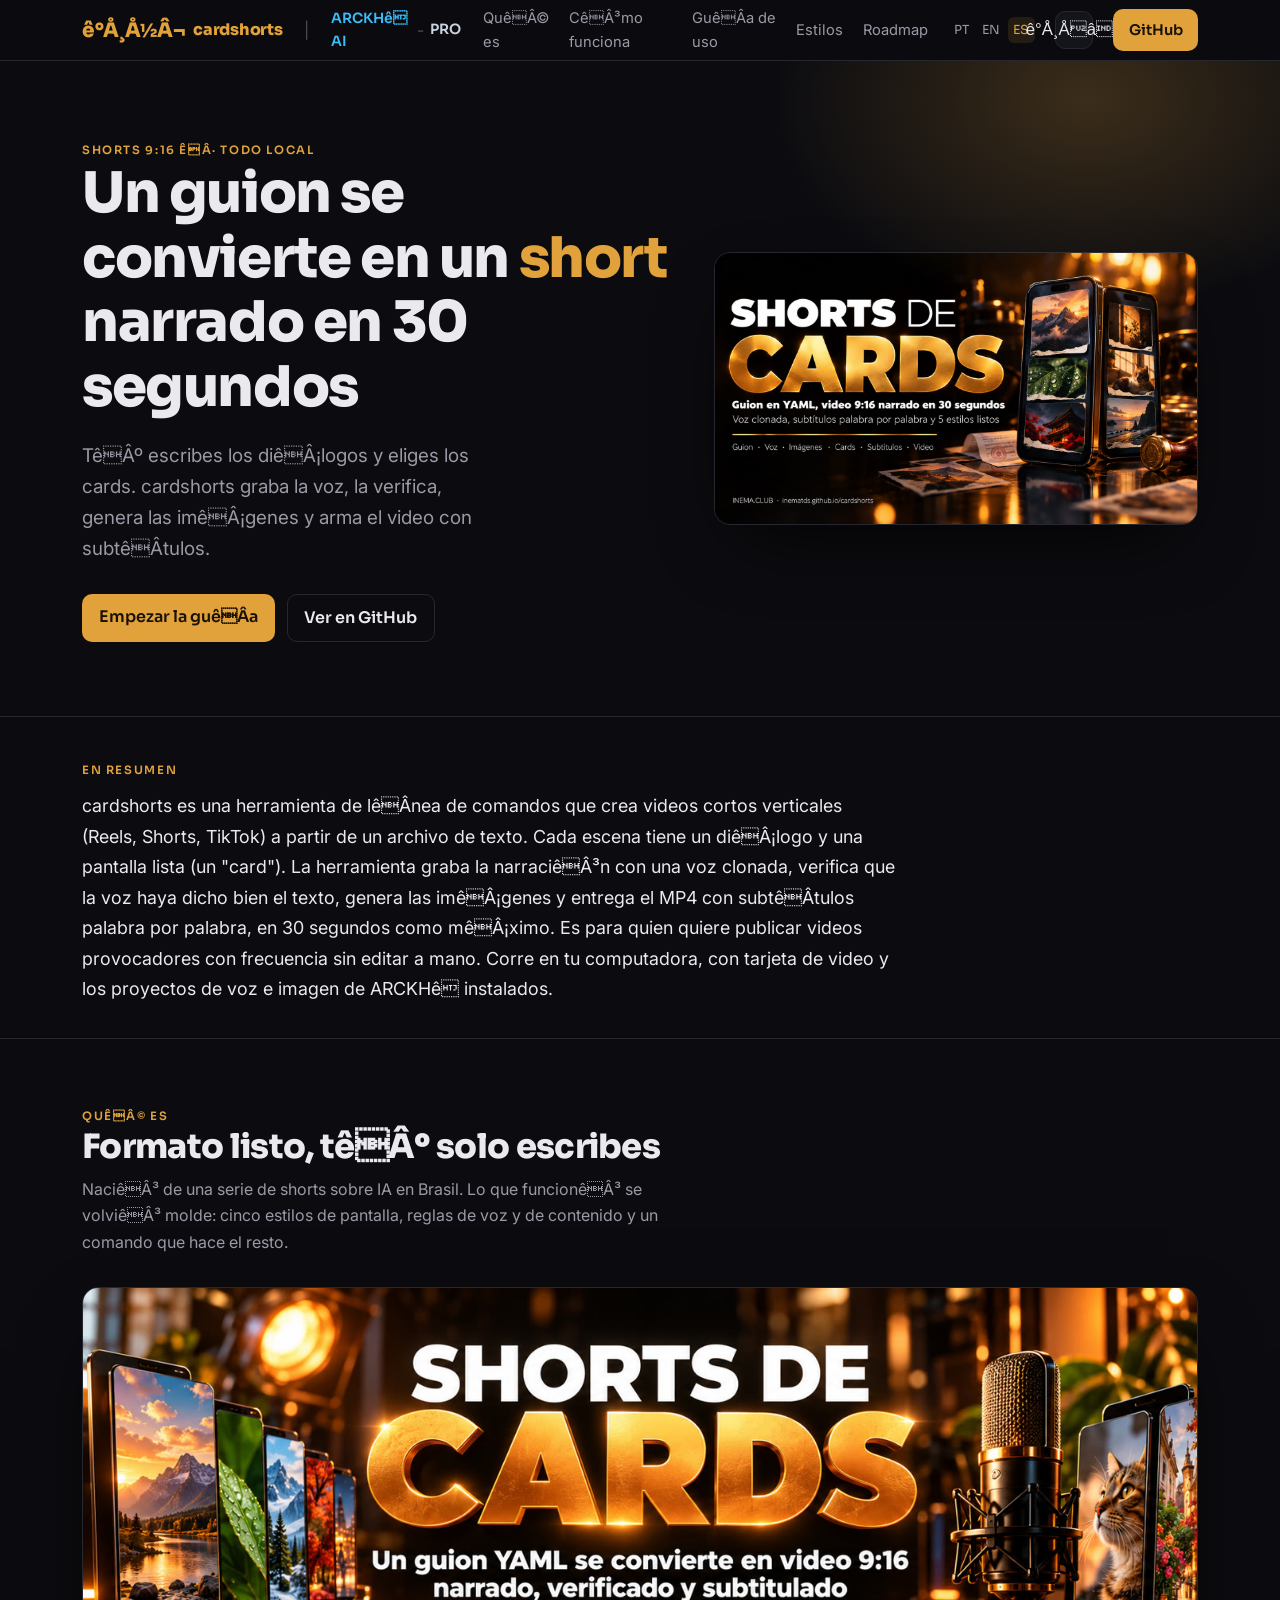
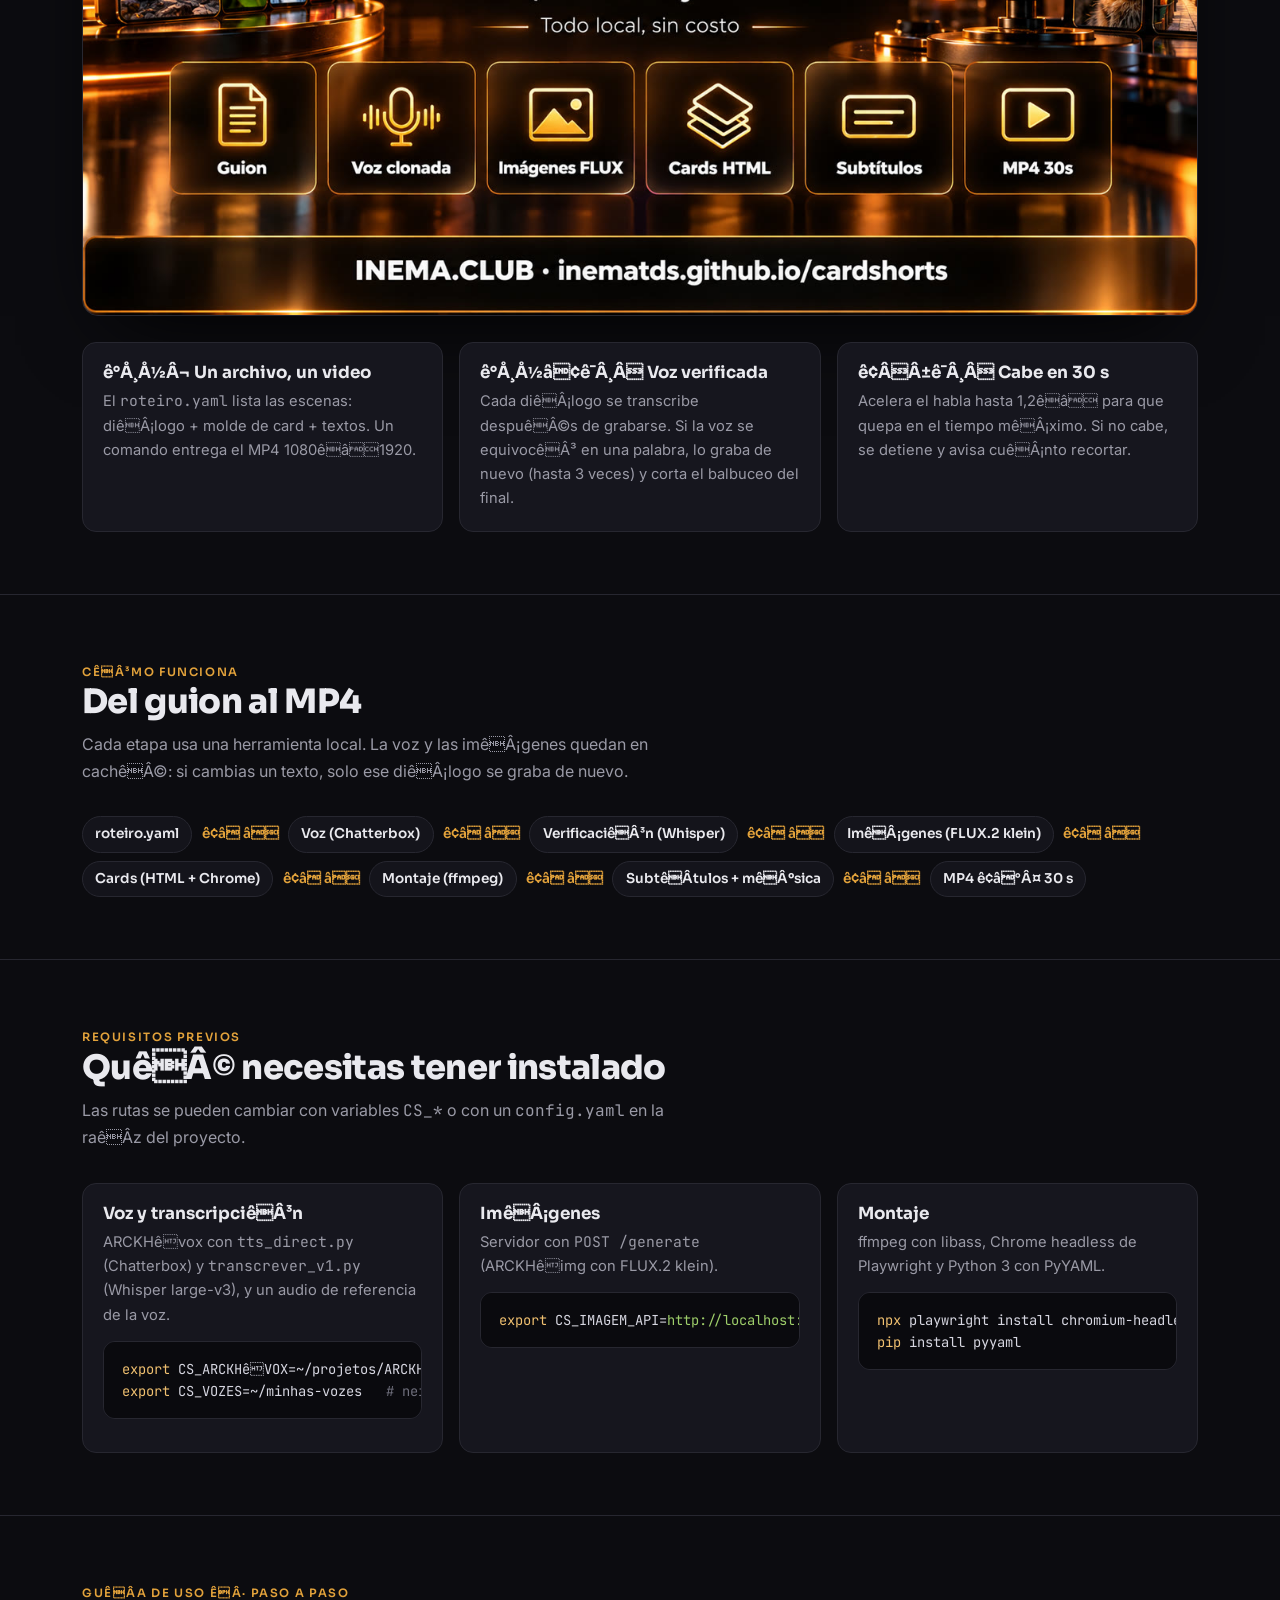
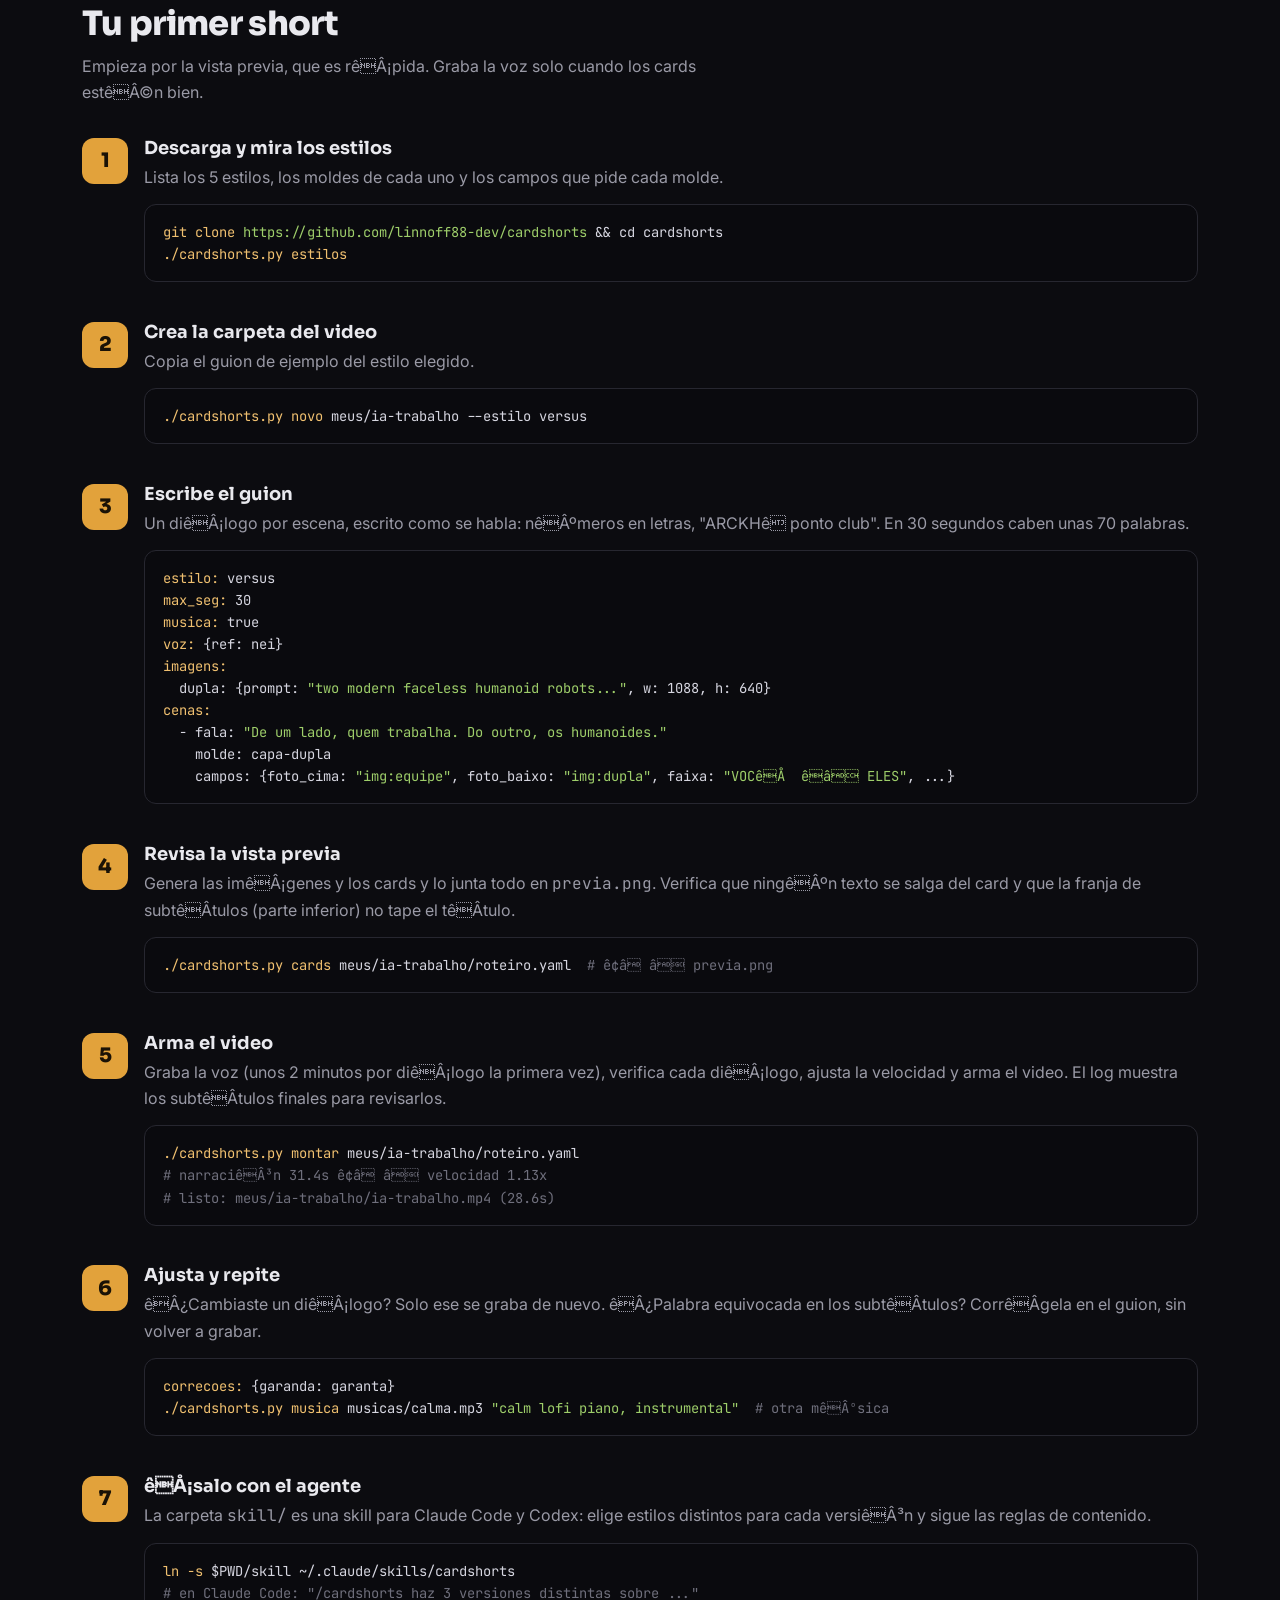
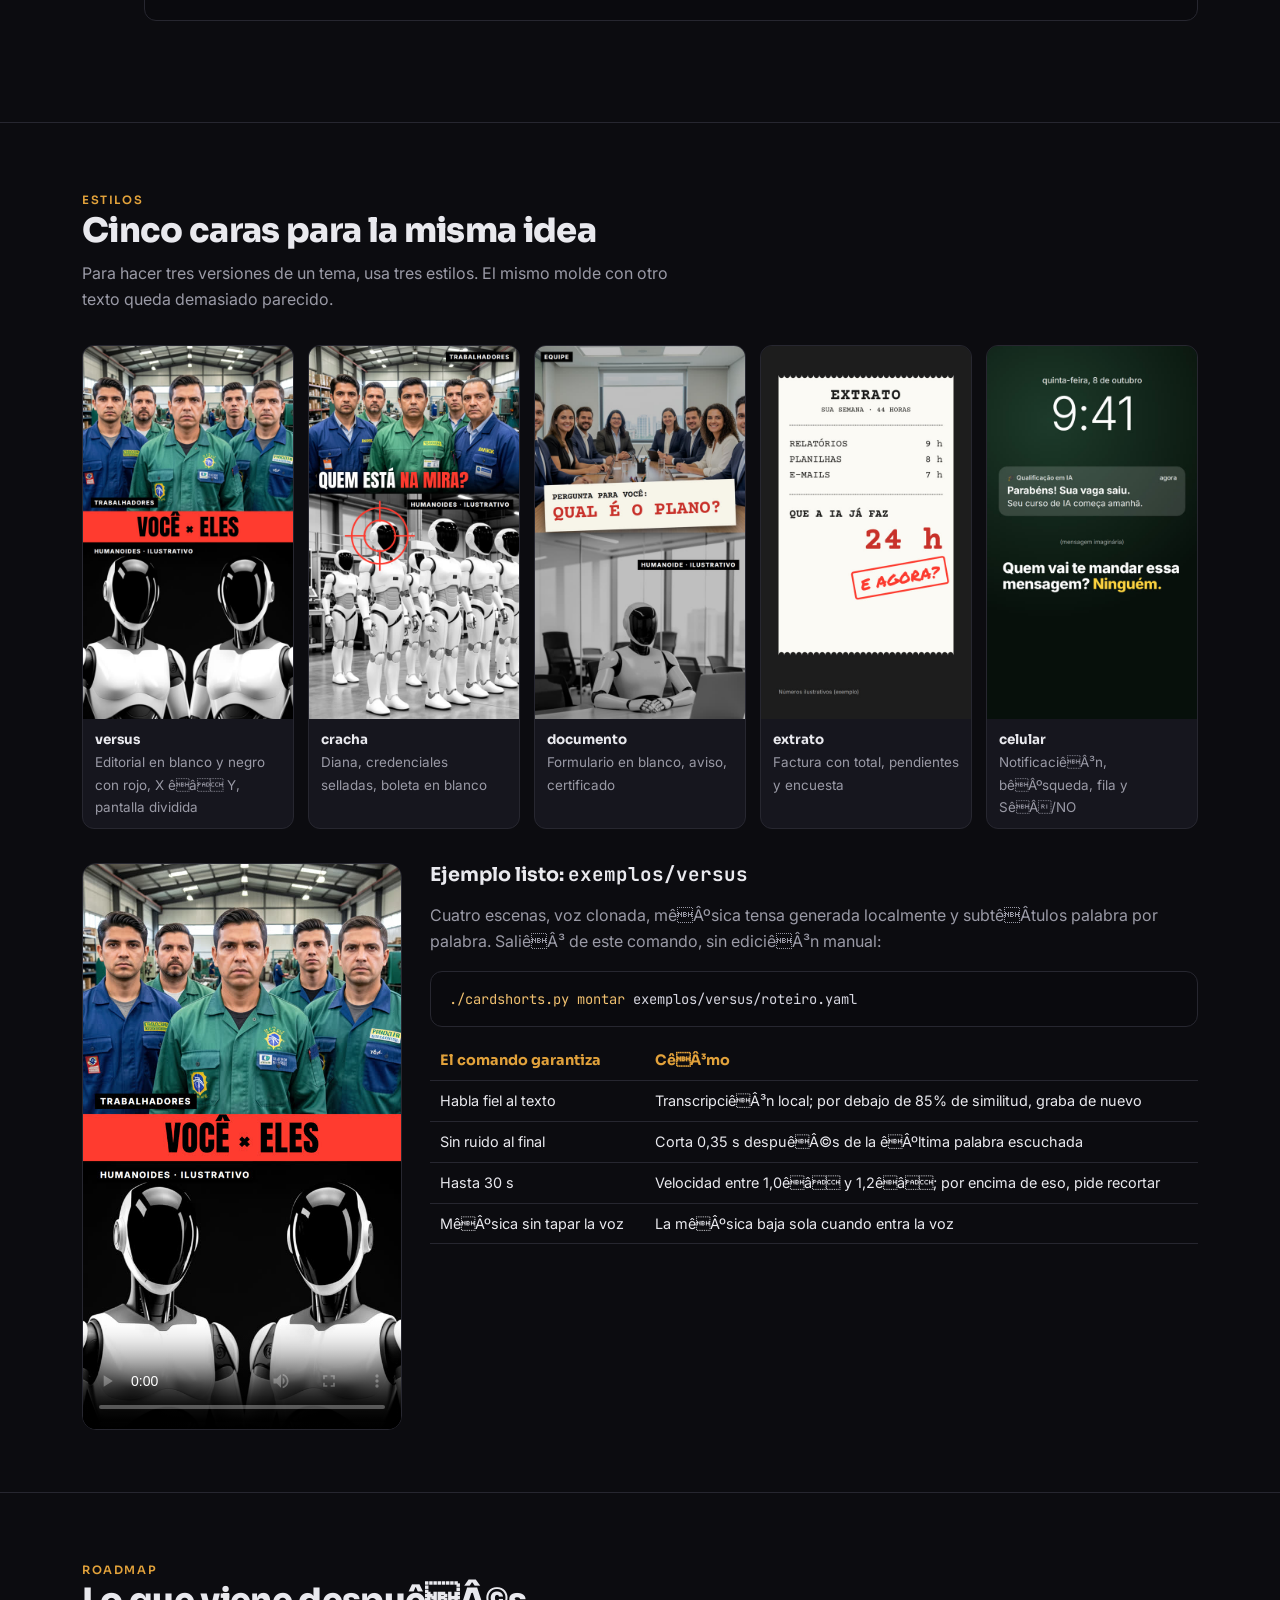
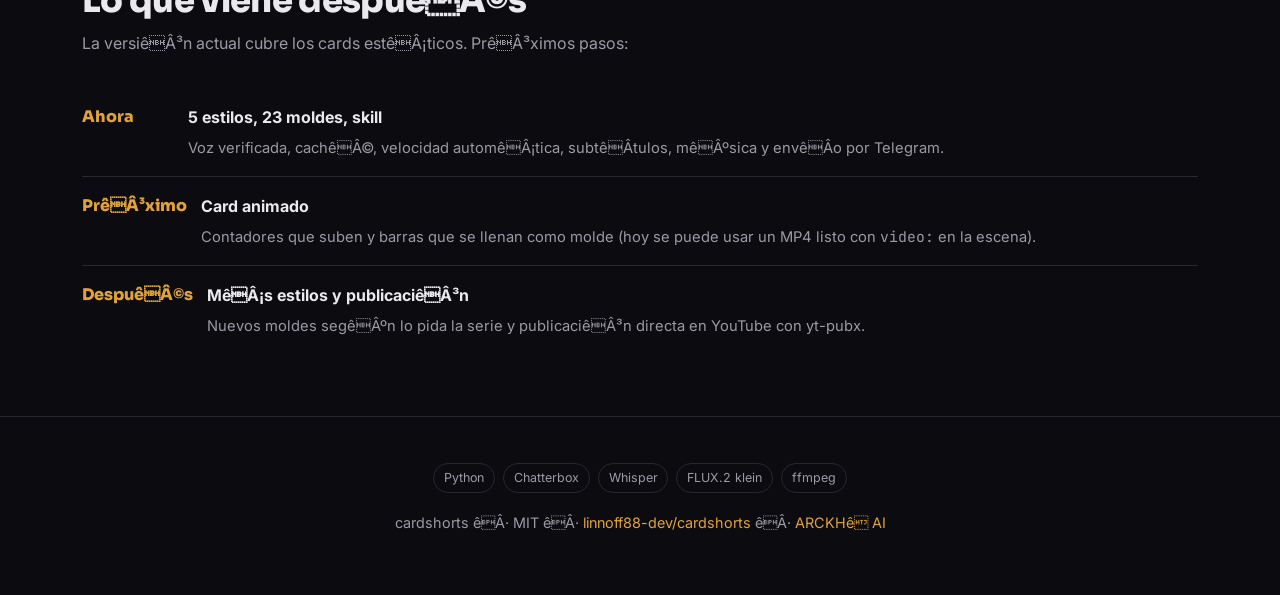
<file: guia/es/index.html>
<!DOCTYPE html>
<html lang="es">
<head>
<meta charset="utf-8">
<meta name="viewport" content="width=device-width, initial-scale=1">
<title>cardshorts ê¢â¬â shorts 9:16 narrados a partir de cards</title>
<meta name="description" content="Herramienta local que convierte un guion YAML en un short 9:16 narrado con voz clonada, subtêÂ­tulos palabra por palabra y 5 estilos de cards listos.">
<link rel="alternate" hreflang="pt-BR" href="https://linnoff88-dev.github.io/
<link rel="alternate" hreflang="en" href="https://linnoff88-dev.github.io/
<link rel="alternate" hreflang="es" href="https://linnoff88-dev.github.io/
<link rel="preconnect" href="https://fonts.googleapis.com">
<link rel="preconnect" href="https://fonts.gstatic.com" crossorigin>
<link href="https://fonts.googleapis.com/css2?family=Sora:wght@400;600;800&family=Inter:wght@400;500;600&family=JetBrains+Mono:wght@400;600&display=swap" rel="stylesheet">
<style>
  :root{
    --bg:#0c0c10; --bg2:#14141b; --card:#16161e; --line:#272730;
    --txt:#e9e9ee; --mut:#9a9aa6; --amb:#E2A23B; --amb2:#f0c070; --sky:#38bdf8; --pro:#cbd5e1;
    color-scheme:dark;
  }
  body.light{
    --bg:#f6f7f9; --bg2:#eceef2; --card:#ffffff; --line:#e1e3ea;
    --txt:#1a1a22; --mut:#5b5b68; --amb:#b9791d; --amb2:#a16207; --sky:#0369a1; --pro:#b45309;
    color-scheme:light;
  }
  body.light .hero .glow{opacity:.5}
  body.light pre{background:#0e0e14;color:#d6d6e0}
  body.light pre .c{color:#8a8a98}
  *{box-sizing:border-box}
  html{scroll-behavior:smooth}
  body{margin:0;background:var(--bg);color:var(--txt);font:16px/1.65 Inter,system-ui,sans-serif;-webkit-font-smoothing:antialiased}
  h1,h2,h3{font-family:Sora,sans-serif;line-height:1.15;margin:0}
  a{color:var(--amb);text-decoration:none}
  code,pre{font-family:"JetBrains Mono",monospace}
  .wrap{max-width:1160px;margin:0 auto;padding:0 22px}
  .mut{color:var(--mut)} .amb{color:var(--amb)}
  .chip{display:inline-block;font-size:.72rem;letter-spacing:.14em;text-transform:uppercase;color:var(--amb);font-weight:600;font-family:Sora}
  nav{position:sticky;top:0;z-index:30;backdrop-filter:blur(12px);background:rgba(12,12,16,.78);border-bottom:1px solid var(--line)}
  nav .wrap{display:flex;align-items:center;gap:22px;height:60px}
  nav .brand{display:flex;align-items:center;gap:8px;font-family:Sora;font-weight:800;letter-spacing:-.02em;color:var(--amb)}
  nav .brand .emoji{font-size:1.25rem}
  nav .sep{color:var(--mut);opacity:.45}
  nav .ARCKHê{color:var(--sky);font-weight:600;font-size:.88rem;font-family:Sora}
  nav .ARCKHê:hover{filter:brightness(1.15)}
  nav .pro{color:var(--pro);font-weight:600;font-size:.88rem;font-family:Sora}
  nav .pro:hover{filter:brightness(1.15)}
  nav .clubpro{display:inline-flex;align-items:center;gap:6px}
  nav .links{margin-left:auto;display:flex;align-items:center;gap:20px;font-size:.92rem}
  nav .links a.sec{color:var(--mut)} nav .links a.sec:hover{color:var(--txt)}
  .lang{display:inline-flex;gap:2px;font-family:Sora;font-size:.78rem}
  .lang a{color:var(--mut);padding:.2em .45em;border-radius:6px} .lang a.on{color:var(--amb);background:rgba(226,162,59,.12)}
  .tgl{background:var(--bg2);border:1px solid var(--line);color:var(--txt);width:38px;height:38px;border-radius:10px;cursor:pointer;display:inline-flex;align-items:center;justify-content:center;font-size:1.05rem}
  .tgl:hover{border-color:var(--amb)}
  .btn{display:inline-block;background:var(--amb);color:#1a1206;font-weight:600;padding:.6em 1.05em;border-radius:10px;font-family:Sora}
  .btn.ghost{background:transparent;color:var(--txt);border:1px solid var(--line)}
  @media(max-width:760px){nav .links a.sec{display:none}}
  @media(max-width:520px){nav .wrap{gap:8px;padding:8px 14px;height:auto;flex-wrap:wrap} nav .links{gap:8px;margin-left:0;width:100%;justify-content:space-between} nav .btn{padding:.45em .7em;font-size:.82rem} .tgl{width:34px;height:34px}}
  .hero{position:relative;overflow:hidden;border-bottom:1px solid var(--line)}
  .hero .glow{position:absolute;inset:-40% -20% auto auto;width:70%;height:600px;background:radial-gradient(closest-side,rgba(226,162,59,.22),transparent 70%);pointer-events:none}
  .hero .wrap{display:grid;grid-template-columns:1.1fr .9fr;gap:40px;align-items:center;padding:74px 22px}
  .hero h1{font-size:clamp(2.2rem,5vw,3.5rem);font-weight:800;letter-spacing:-.025em}
  .hero p.lead{font-size:1.18rem;color:var(--mut);margin:1.1em 0 1.6em;max-width:34ch}
  .hero .cta{display:flex;gap:12px;flex-wrap:wrap}
  .hero figure{margin:0;border-radius:16px;overflow:hidden;border:1px solid var(--line);box-shadow:0 30px 80px -30px #000}
  .hero figure img{width:100%;display:block}
  .resumo{padding:38px 0 34px;border-bottom:1px solid var(--line)}
  .resumo p{font-size:1.12rem;line-height:1.7;max-width:74ch;margin:.55em 0 0}
  @media(max-width:780px){.hero .wrap{grid-template-columns:1fr;padding:48px 22px}}
  section{padding:62px 0;border-bottom:1px solid var(--line)}
  section h2{font-size:clamp(1.5rem,3.4vw,2.1rem);font-weight:800;letter-spacing:-.02em}
  section .sub{color:var(--mut);margin:.6em 0 2em;max-width:62ch}
  .grid{display:grid;gap:16px}
  .g3{grid-template-columns:repeat(3,1fr)} .g4{grid-template-columns:repeat(4,1fr)} .g2{grid-template-columns:repeat(2,1fr)}
  @media(max-width:820px){.g3,.g4{grid-template-columns:1fr 1fr}}
  @media(max-width:540px){.g2,.g3,.g4{grid-template-columns:1fr}}
  .card{background:var(--card);border:1px solid var(--line);border-radius:14px;padding:20px}
  .card h3{font-size:1.05rem;margin-bottom:.4em}
  .card p{color:var(--mut);font-size:.92rem;margin:0}
  .num{display:inline-flex;width:30px;height:30px;align-items:center;justify-content:center;border-radius:8px;background:rgba(226,162,59,.14);color:var(--amb);font-family:Sora;font-weight:800;font-size:.9rem;margin-bottom:.7em}
  .flow{display:flex;flex-wrap:wrap;gap:8px;align-items:center;margin-top:10px}
  .flow span{background:var(--bg2);border:1px solid var(--line);border-radius:999px;padding:.45em .9em;font-size:.85rem;font-family:Sora;font-weight:600}
  .flow .arr{color:var(--amb);border:none;background:none;padding:0 .1em}
  pre{background:#0a0a0e;border:1px solid var(--line);border-radius:12px;padding:16px 18px;overflow:auto;font-size:.86rem;line-height:1.6;color:#d6d6e0}
  pre .c{color:#6f6f7c} pre .k{color:var(--amb2)} pre .s{color:#9ece6a}
  .step{display:grid;grid-template-columns:46px minmax(0,1fr);gap:16px;margin-bottom:26px}
  .step>div,.card{min-width:0}
  p code,li code,td code{overflow-wrap:anywhere}
  .step .b{width:46px;height:46px;border-radius:12px;background:var(--amb);color:#1a1206;font-family:Sora;font-weight:800;font-size:1.25rem;display:flex;align-items:center;justify-content:center}
  .step h3{font-size:1.12rem;margin-bottom:.3em}
  .step p{color:var(--mut);margin:.2em 0 .7em}
  .ex{display:grid;grid-template-columns:1fr 1fr;gap:18px}
  @media(max-width:680px){.ex{grid-template-columns:1fr}}
  .ex figure{margin:0;border-radius:14px;overflow:hidden;border:1px solid var(--line)}
  .ex figure img{width:100%;display:block}
  .ex figcaption{padding:12px 14px;font-size:.88rem;color:var(--mut);background:var(--card)}
  .phase{display:flex;gap:14px;padding:16px 0;border-bottom:1px solid var(--line)}
  .phase:last-child{border:none}
  .phase .tag{flex:0 0 92px;font-family:Sora;font-weight:800;color:var(--amb)}
  .phase .d strong{display:block;margin-bottom:.2em}
  .phase .d span{color:var(--mut);font-size:.92rem}
  footer{padding:46px 0;text-align:center;color:var(--mut);font-size:.9rem}
  .pill{display:inline-block;border:1px solid var(--line);border-radius:999px;padding:.3em .8em;font-size:.78rem;color:var(--mut);margin:0 4px}
  .estilos{display:grid;grid-template-columns:repeat(5,1fr);gap:14px}
  @media(max-width:900px){.estilos{grid-template-columns:repeat(2,1fr)}}
  .estilos figure{margin:0;border-radius:12px;overflow:hidden;border:1px solid var(--line);background:var(--card)}
  .estilos img{width:100%;display:block}
  .estilos figcaption{padding:10px 12px;font-size:.84rem;color:var(--mut)}
  .estilos figcaption b{color:var(--txt);font-family:Sora;display:block}
  .demo{display:grid;grid-template-columns:320px 1fr;gap:28px;align-items:start}
  @media(max-width:760px){.demo{grid-template-columns:1fr}}
  .demo>*{min-width:0}
  .demo video{width:100%;border-radius:14px;border:1px solid var(--line);background:#000}
  table{border-collapse:collapse;width:100%;font-size:.9rem}
  td,th{border-bottom:1px solid var(--line);padding:8px 10px;text-align:left;vertical-align:top}
  th{font-family:Sora;color:var(--amb)}
  .tbl{overflow-x:auto}
</style>
</head>
<body>

<nav><div class="wrap">
  <a class="brand" href="#top"><span class="emoji">ê°Å¸Å½Â¬</span> cardshorts</a>
  <span class="sep">|</span>
  <span class="clubpro">
    <a class="ARCKHê" href="https://ARCKHê AI" target="_blank" rel="noopener">ARCKHê AI</a>
    <span class="sep">-</span>
    <a class="pro" href="https://ARCKHê.pro" target="_blank" rel="noopener">PRO</a>
  </span>
  <div class="links">
    <a class="sec" href="#oque">QuêÂ© es</a>
    <a class="sec" href="#fluxo">CêÂ³mo funciona</a>
    <a class="sec" href="#guia">GuêÂ­a de uso</a>
    <a class="sec" href="#estilos">Estilos</a>
    <a class="sec" href="#roadmap">Roadmap</a>
    <span class="lang"><a href="../">PT</a><a href="../en/">EN</a><a class="on" href="./">ES</a></span>
    <button class="tgl" id="themeToggle" aria-label="Cambiar tema" title="Cambiar tema">ê°Å¸Åâ¢</button>
    <a class="btn" href="https://github.com/linnoff88-dev/cardshorts" target="_blank" rel="noopener">GitHub</a>
  </div>
</div></nav>

<header class="hero" id="top">
  <div class="glow"></div>
  <div class="wrap">
    <div>
      <span class="chip">Shorts 9:16 êÂ· todo local</span>
      <h1>Un guion se convierte en un <span class="amb">short</span> narrado en 30 segundos</h1>
      <p class="lead">TêÂº escribes los diêÂ¡logos y eliges los cards. cardshorts graba la voz, la verifica, genera las imêÂ¡genes y arma el video con subtêÂ­tulos.</p>
      <div class="cta">
        <a class="btn" href="#guia">Empezar la guêÂ­a</a>
        <a class="btn ghost" href="https://github.com/linnoff88-dev/cardshorts" target="_blank" rel="noopener">Ver en GitHub</a>
      </div>
    </div>
    <figure><img src="../assets/banner-es.jpg" alt="Banner de cardshorts: un guion en YAML se convierte en un video 9:16 narrado"></figure>
  </div>
</header>

<section id="resumo" class="resumo"><div class="wrap">
  <span class="chip">En resumen</span>
  <p>cardshorts es una herramienta de lêÂ­nea de comandos que crea videos cortos verticales (Reels, Shorts, TikTok) a partir de un archivo de texto. Cada escena tiene un diêÂ¡logo y una pantalla lista (un "card"). La herramienta graba la narraciêÂ³n con una voz clonada, verifica que la voz haya dicho bien el texto, genera las imêÂ¡genes y entrega el MP4 con subtêÂ­tulos palabra por palabra, en 30 segundos como mêÂ¡ximo. Es para quien quiere publicar videos provocadores con frecuencia sin editar a mano. Corre en tu computadora, con tarjeta de video y los proyectos de voz e imagen de ARCKHê instalados.</p>
</div></section>

<section id="oque"><div class="wrap">
  <span class="chip">QuêÂ© es</span>
  <h2>Formato listo, têÂº solo escribes</h2>
  <p class="sub">NaciêÂ³ de una serie de shorts sobre IA en Brasil. Lo que funcionêÂ³ se volviêÂ³ molde: cinco estilos de pantalla, reglas de voz y de contenido y un comando que hace el resto.</p>
  <figure style="margin:0 0 26px;border-radius:16px;overflow:hidden;border:1px solid var(--line);box-shadow:0 30px 80px -30px #000"><img src="../assets/banner-grade-es.jpg" alt="Etapas de cardshorts: guion, voz, imêÂ¡genes, cards, subtêÂ­tulos y video" loading="lazy" style="width:100%;display:block"></figure>
  <div class="grid g3">
    <div class="card"><h3>ê°Å¸Å½Â¬ Un archivo, un video</h3><p>El <code>roteiro.yaml</code> lista las escenas: diêÂ¡logo + molde de card + textos. Un comando entrega el MP4 1080êâ1920.</p></div>
    <div class="card"><h3>ê°Å¸Å½â¢ê¯Â¸Â Voz verificada</h3><p>Cada diêÂ¡logo se transcribe despuêÂ©s de grabarse. Si la voz se equivocêÂ³ en una palabra, lo graba de nuevo (hasta 3 veces) y corta el balbuceo del final.</p></div>
    <div class="card"><h3>ê¢ÂÂ±ê¯Â¸Â Cabe en 30 s</h3><p>Acelera el habla hasta 1,2êâ para que quepa en el tiempo mêÂ¡ximo. Si no cabe, se detiene y avisa cuêÂ¡nto recortar.</p></div>
  </div>
</div></section>

<section id="fluxo"><div class="wrap">
  <span class="chip">CêÂ³mo funciona</span>
  <h2>Del guion al MP4</h2>
  <p class="sub">Cada etapa usa una herramienta local. La voz y las imêÂ¡genes quedan en cachêÂ©: si cambias un texto, solo ese diêÂ¡logo se graba de nuevo.</p>
  <div class="flow">
    <span>roteiro.yaml</span><span class="arr">ê¢â â</span>
    <span>Voz (Chatterbox)</span><span class="arr">ê¢â â</span>
    <span>VerificaciêÂ³n (Whisper)</span><span class="arr">ê¢â â</span>
    <span>ImêÂ¡genes (FLUX.2 klein)</span><span class="arr">ê¢â â</span>
    <span>Cards (HTML + Chrome)</span><span class="arr">ê¢â â</span>
    <span>Montaje (ffmpeg)</span><span class="arr">ê¢â â</span>
    <span>SubtêÂ­tulos + mêÂºsica</span><span class="arr">ê¢â â</span>
    <span>MP4 ê¢â°Â¤ 30 s</span>
  </div>
</div></section>

<section id="pre"><div class="wrap">
  <span class="chip">Requisitos previos</span>
  <h2>QuêÂ© necesitas tener instalado</h2>
  <p class="sub">Las rutas se pueden cambiar con variables <code>CS_*</code> o con un <code>config.yaml</code> en la raêÂ­z del proyecto.</p>
  <div class="grid g3">
    <div class="card"><h3>Voz y transcripciêÂ³n</h3><p>ARCKHêvox con <code>tts_direct.py</code> (Chatterbox) y <code>transcrever_v1.py</code> (Whisper large-v3), y un audio de referencia de la voz.</p><pre><span class="k">export</span> CS_ARCKHêVOX=~/projetos/ARCKHêvox
<span class="k">export</span> CS_VOZES=~/minhas-vozes   <span class="c"># nei.wav, etc.</span></pre></div>
    <div class="card"><h3>ImêÂ¡genes</h3><p>Servidor con <code>POST /generate</code> (ARCKHêimg con FLUX.2 klein).</p><pre><span class="k">export</span> CS_IMAGEM_API=<span class="s">http://localhost:8000/generate</span></pre></div>
    <div class="card"><h3>Montaje</h3><p>ffmpeg con libass, Chrome headless de Playwright y Python 3 con PyYAML.</p><pre><span class="k">npx</span> playwright install chromium-headless-shell
<span class="k">pip</span> install pyyaml</pre></div>
  </div>
</div></section>

<section id="guia"><div class="wrap">
  <span class="chip">GuêÂ­a de uso êÂ· paso a paso</span>
  <h2>Tu primer short</h2>
  <p class="sub">Empieza por la vista previa, que es rêÂ¡pida. Graba la voz solo cuando los cards estêÂ©n bien.</p>

  <div class="step"><div class="b">1</div><div>
    <h3>Descarga y mira los estilos</h3>
    <p>Lista los 5 estilos, los moldes de cada uno y los campos que pide cada molde.</p>
<pre><span class="k">git clone</span> <span class="s">https://github.com/linnoff88-dev/cardshorts</span> && cd cardshorts
<span class="k">./cardshorts.py estilos</span></pre>
  </div></div>

  <div class="step"><div class="b">2</div><div>
    <h3>Crea la carpeta del video</h3>
    <p>Copia el guion de ejemplo del estilo elegido.</p>
<pre><span class="k">./cardshorts.py novo</span> meus/ia-trabalho --estilo versus</pre>
  </div></div>

  <div class="step"><div class="b">3</div><div>
    <h3>Escribe el guion</h3>
    <p>Un diêÂ¡logo por escena, escrito como se habla: nêÂºmeros en letras, "ARCKHê ponto club". En 30 segundos caben unas 70 palabras.</p>
<pre><span class="k">estilo:</span> versus
<span class="k">max_seg:</span> 30
<span class="k">musica:</span> true
<span class="k">voz:</span> {ref: nei}
<span class="k">imagens:</span>
  dupla: {prompt: <span class="s">"two modern faceless humanoid robots..."</span>, w: 1088, h: 640}
<span class="k">cenas:</span>
  - fala: <span class="s">"De um lado, quem trabalha. Do outro, os humanoides."</span>
    molde: capa-dupla
    campos: {foto_cima: <span class="s">"img:equipe"</span>, foto_baixo: <span class="s">"img:dupla"</span>, faixa: <span class="s">"VOCêÅ  êâ ELES"</span>, ...}</pre>
  </div></div>

  <div class="step"><div class="b">4</div><div>
    <h3>Revisa la vista previa</h3>
    <p>Genera las imêÂ¡genes y los cards y lo junta todo en <code>previa.png</code>. Verifica que ningêÂºn texto se salga del card y que la franja de subtêÂ­tulos (parte inferior) no tape el têÂ­tulo.</p>
<pre><span class="k">./cardshorts.py cards</span> meus/ia-trabalho/roteiro.yaml  <span class="c"># ê¢â â previa.png</span></pre>
  </div></div>

  <div class="step"><div class="b">5</div><div>
    <h3>Arma el video</h3>
    <p>Graba la voz (unos 2 minutos por diêÂ¡logo la primera vez), verifica cada diêÂ¡logo, ajusta la velocidad y arma el video. El log muestra los subtêÂ­tulos finales para revisarlos.</p>
<pre><span class="k">./cardshorts.py montar</span> meus/ia-trabalho/roteiro.yaml
<span class="c"># narraciêÂ³n 31.4s ê¢â â velocidad 1.13x</span>
<span class="c"># listo: meus/ia-trabalho/ia-trabalho.mp4 (28.6s)</span></pre>
  </div></div>

  <div class="step"><div class="b">6</div><div>
    <h3>Ajusta y repite</h3>
    <p>êÂ¿Cambiaste un diêÂ¡logo? Solo ese se graba de nuevo. êÂ¿Palabra equivocada en los subtêÂ­tulos? CorrêÂ­gela en el guion, sin volver a grabar.</p>
<pre><span class="k">correcoes:</span> {garanda: garanta}
<span class="k">./cardshorts.py musica</span> musicas/calma.mp3 <span class="s">"calm lofi piano, instrumental"</span>  <span class="c"># otra mêÂºsica</span></pre>
  </div></div>

  <div class="step"><div class="b">7</div><div>
    <h3>êÅ¡salo con el agente</h3>
    <p>La carpeta <code>skill/</code> es una skill para Claude Code y Codex: elige estilos distintos para cada versiêÂ³n y sigue las reglas de contenido.</p>
<pre><span class="k">ln -s</span> $PWD/skill ~/.claude/skills/cardshorts
<span class="c"># en Claude Code: "/cardshorts haz 3 versiones distintas sobre ..."</span></pre>
  </div></div>
</div></section>

<section id="estilos"><div class="wrap">
  <span class="chip">Estilos</span>
  <h2>Cinco caras para la misma idea</h2>
  <p class="sub">Para hacer tres versiones de un tema, usa tres estilos. El mismo molde con otro texto queda demasiado parecido.</p>
  <div class="estilos">
    <figure><img src="../assets/estilo-versus.jpg" alt="Estilo versus" loading="lazy"><figcaption><b>versus</b>Editorial en blanco y negro con rojo, X êâ Y, pantalla dividida</figcaption></figure>
    <figure><img src="../assets/estilo-cracha.jpg" alt="Estilo cracha" loading="lazy"><figcaption><b>cracha</b>Diana, credenciales selladas, boleta en blanco</figcaption></figure>
    <figure><img src="../assets/estilo-documento.jpg" alt="Estilo documento" loading="lazy"><figcaption><b>documento</b>Formulario en blanco, aviso, certificado</figcaption></figure>
    <figure><img src="../assets/estilo-extrato.jpg" alt="Estilo extrato" loading="lazy"><figcaption><b>extrato</b>Factura con total, pendientes y encuesta</figcaption></figure>
    <figure><img src="../assets/estilo-celular.jpg" alt="Estilo celular" loading="lazy"><figcaption><b>celular</b>NotificaciêÂ³n, bêÂºsqueda, fila y SêÂ/NO</figcaption></figure>
  </div>
  <div class="demo" style="margin-top:34px">
    <video src="../assets/demo-versus.mp4" controls playsinline preload="metadata" poster="../assets/estilo-versus.jpg"></video>
    <div>
      <h3 style="font-size:1.2rem">Ejemplo listo: <code>exemplos/versus</code></h3>
      <p class="mut">Cuatro escenas, voz clonada, mêÂºsica tensa generada localmente y subtêÂ­tulos palabra por palabra. SaliêÂ³ de este comando, sin ediciêÂ³n manual:</p>
<pre><span class="k">./cardshorts.py montar</span> exemplos/versus/roteiro.yaml</pre>
      <div class="tbl"><table>
        <tr><th>El comando garantiza</th><th>CêÂ³mo</th></tr>
        <tr><td>Habla fiel al texto</td><td>TranscripciêÂ³n local; por debajo de 85% de similitud, graba de nuevo</td></tr>
        <tr><td>Sin ruido al final</td><td>Corta 0,35 s despuêÂ©s de la êÂºltima palabra escuchada</td></tr>
        <tr><td>Hasta 30 s</td><td>Velocidad entre 1,0êâ y 1,2êâ; por encima de eso, pide recortar</td></tr>
        <tr><td>MêÂºsica sin tapar la voz</td><td>La mêÂºsica baja sola cuando entra la voz</td></tr>
      </table></div>
    </div>
  </div>
</div></section>

<section id="roadmap"><div class="wrap">
  <span class="chip">Roadmap</span>
  <h2>Lo que viene despuêÂ©s</h2>
  <p class="sub">La versiêÂ³n actual cubre los cards estêÂ¡ticos. PrêÂ³ximos pasos:</p>
  <div class="phase"><div class="tag">Ahora</div><div class="d"><strong>5 estilos, 23 moldes, skill</strong><span>Voz verificada, cachêÂ©, velocidad automêÂ¡tica, subtêÂ­tulos, mêÂºsica y envêÂ­o por Telegram.</span></div></div>
  <div class="phase"><div class="tag">PrêÂ³ximo</div><div class="d"><strong>Card animado</strong><span>Contadores que suben y barras que se llenan como molde (hoy se puede usar un MP4 listo con <code>video:</code> en la escena).</span></div></div>
  <div class="phase"><div class="tag">DespuêÂ©s</div><div class="d"><strong>MêÂ¡s estilos y publicaciêÂ³n</strong><span>Nuevos moldes segêÂºn lo pida la serie y publicaciêÂ³n directa en YouTube con yt-pubx.</span></div></div>
</div></section>

<footer>
  <div class="wrap">
    <div class="pill">Python</div><div class="pill">Chatterbox</div><div class="pill">Whisper</div><div class="pill">FLUX.2 klein</div><div class="pill">ffmpeg</div>
    <p style="margin-top:18px">cardshorts êÂ· MIT êÂ·
      <a href="https://github.com/linnoff88-dev/cardshorts">linnoff88-dev/cardshorts</a> êÂ·
      <a href="https://ARCKHê AI">ARCKHê AI</a></p>
  </div>
</footer>

<script>
  (function(){
    var KEY='cardshorts-theme'; // cambia cardshorts por el nombre del proyecto
    var b=document.body, t=document.getElementById('themeToggle');
    var s=null;try{s=localStorage.getItem(KEY)}catch(e){}
    if(s==='light'){ b.classList.add('light'); t.textContent='ê¢Ëâ¬ê¯Â¸Â'; }
    t.addEventListener('click',function(){
      var light=b.classList.toggle('light');
      t.textContent=light?'ê¢Ëâ¬ê¯Â¸Â':'ê°Å¸Åâ¢';
      try{localStorage.setItem(KEY, light?'light':'dark')}catch(e){}
    });
  })();
</script>
</body>
</html>
</file>
